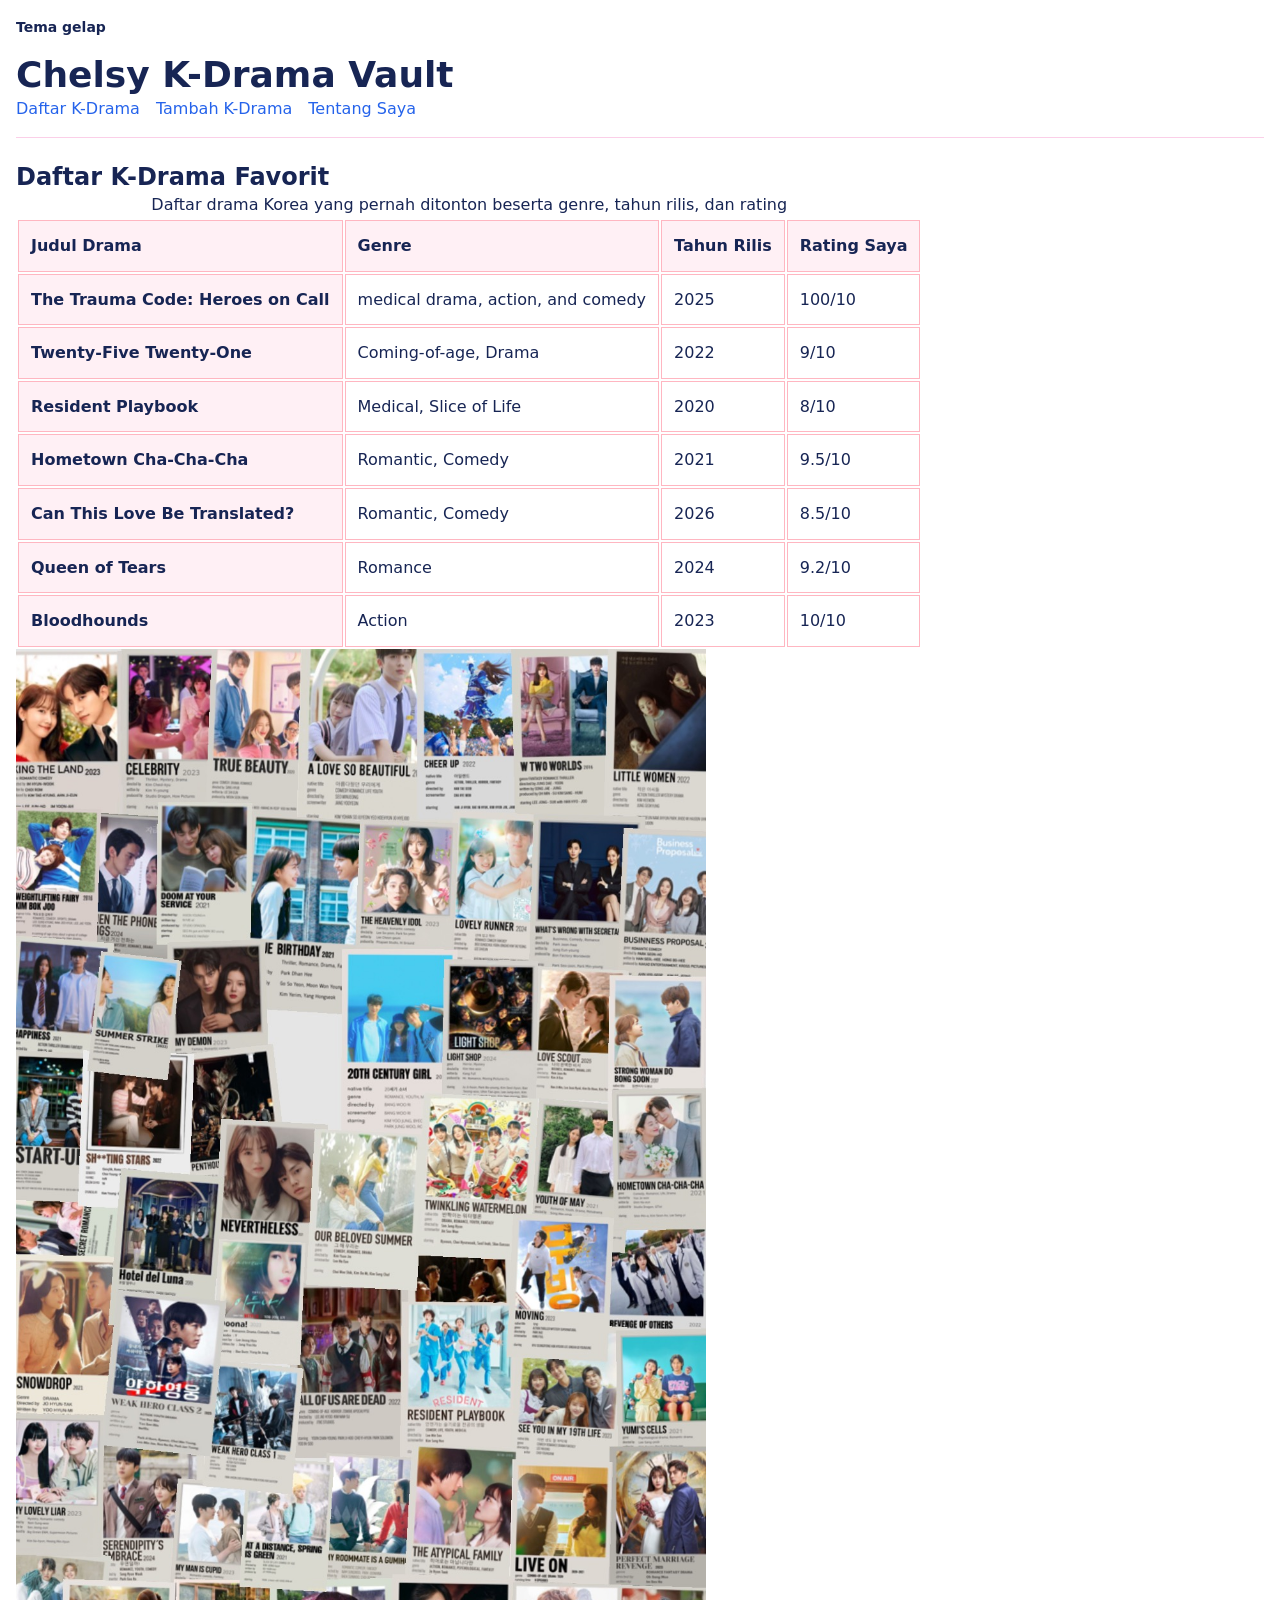
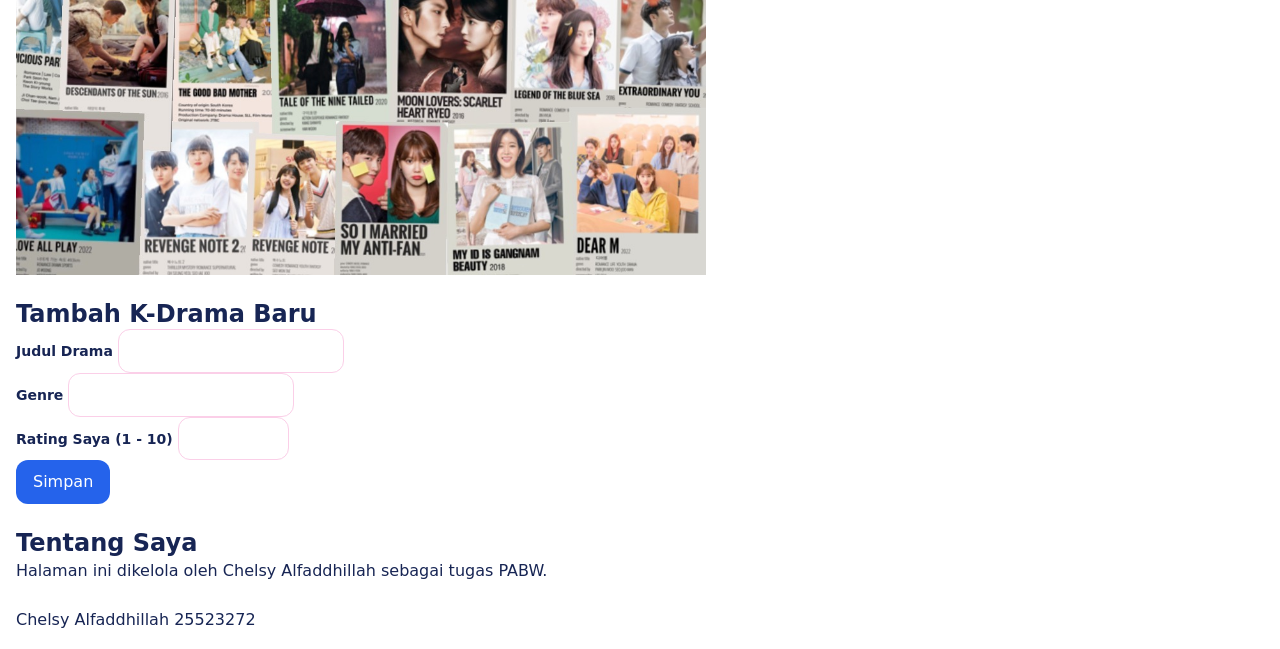
<file:  worksheet p-8/profil.html>
<!DOCTYPE html>
<html lang="id">
<head>
    <meta charset="utf-8">
    <meta name="viewport" content="width=device-width, initial-scale=1.0">
    <title>Chelsy K-Drama Vault</title>
    
    <!-- Urutan CSS ini sudah benar -->
    <link rel="stylesheet" href="tokens.css">
    <link rel="stylesheet" href="base.css">
    <link rel="stylesheet" href="layout.css">
    <link rel="stylesheet" href="komponen.css">
    <link rel="stylesheet" href="tema.css">
</head>
<body>
    
    <!-- Pembungkus utama Worksheet P5 dimulai di sini -->
    <div class="page">
        
        <!-- Tombol Tema -->
        <input type="checkbox" id="tema" class="pengalih-tema">
        <label for="tema" class="tombol-tema">Tema gelap</label>

        <!-- TODO C.1: header dan nav -->
        <header>
            <h1>Chelsy K-Drama Vault</h1>
            <nav aria-label="Navigasi utama">
                <ul>
                    <li><a href="#daftar-kdrama">Daftar K-Drama</a></li>
                    <li><a href="#tambah-kdrama">Tambah K-Drama</a></li>
                    <li><a href="#tentang-saya">Tentang Saya</a></li>
                </ul>
            </nav>
        </header>

        <!-- TODO C.2: main pembungkus utama -->
        <main>
            <!-- TODO D.1: section pertama berisi tabel data & gambar -->
            <section id="daftar-kdrama">
                <h2>Daftar K-Drama Favorit</h2>
                
                <table>
                    <div class="table-wrap">
                    <caption>Daftar drama Korea yang pernah ditonton beserta genre, tahun rilis, dan rating</caption>
                    <thead>
                        <tr>
                            <th scope="col">Judul Drama</th>
                            <th scope="col">Genre</th>
                            <th scope="col">Tahun Rilis</th>
                            <th scope="col">Rating Saya</th>
                        </tr>
                    </thead>
                    <tbody>
                        <tr>
                            <th scope="row">The Trauma Code: Heroes on Call</th>
                            <td>medical drama, action, and comedy</td>
                            <td>2025</td>
                            <td>100/10</td>
                        </tr>
                        <tr>
                            <th scope="row">Twenty-Five Twenty-One</th>
                            <td>Coming-of-age, Drama</td>
                            <td>2022</td>
                            <td>9/10</td>
                        </tr>
                        <tr>
                            <th scope="row">Resident Playbook</th>
                            <td>Medical, Slice of Life</td>
                            <td>2020</td>
                            <td>8/10</td>
                        </tr>
                        <tr>
                            <th scope="row">Hometown Cha-Cha-Cha</th>
                            <td>Romantic, Comedy</td>
                            <td>2021</td>
                            <td>9.5/10</td>
                        </tr>
                        <tr>
                            <th scope="row">Can This Love Be Translated?</th>
                            <td>Romantic, Comedy</td>
                            <td>2026</td>
                            <td>8.5/10</td>
                        </tr>
                        <tr>
                            <th scope="row">Queen of Tears</th>
                            <td>Romance</td>
                            <td>2024</td>
                            <td>9.2/10</td>
                        </tr>
                        <tr>
                            <th scope="row">Bloodhounds</th>
                            <td>Action</td>
                            <td>2023</td>
                            <td>10/10</td>
                        </tr>
                    </tbody>
                </table>

                <figure>
                    <img src="IMG_2957.JPG" alt="Poster gabungan beberapa drama Korea favorit pilihan Chelsy" width="690" height="400" loading="lazy">
                </figure>
            </section>

            <!-- TODO E.1: section kedua berisi form -->
            <section id="tambah-kdrama">
                <h2>Tambah K-Drama Baru</h2>
                
                <form action="/simpan" method="post">
                    <p>
                        <label for="judul-drama">Judul Drama</label>
                        <input type="text" id="judul-drama" name="judul-drama" required>
                    </p>
                    <p>
                        <label for="genre-drama">Genre</label>
                        <input type="text" id="genre-drama" name="genre-drama" required>
                    </p>
                    <p>
                        <label for="rating-drama">Rating Saya (1 - 10)</label>
                        <input type="number" id="rating-drama" name="rating-drama" min="1" max="10" step="0.5" required>
                    </p>
                    <button type="submit">Simpan</button>
                </form>
            </section>
            
            <section id="tentang-saya">
                <h2>Tentang Saya</h2>
                <p>Halaman ini dikelola oleh Chelsy Alfaddhillah sebagai tugas PABW.</p>
            </section>
        </main>

        <!-- TODO C.3: footer -->
        <footer>
            <p>Chelsy Alfaddhillah 25523272</p>
        </footer>

    </div> 
<meta name="viewport" content="width=device-width, initial-scale=1.0">

<link rel="stylesheet" href="tokens.css">
<link rel="stylesheet" href="base.css">
<link rel="stylesheet" href="layout.css">
<link rel="stylesheet" href="komponen.css">
<link rel="stylesheet" href="tema.css">
<link rel="stylesheet" href="responsif.css">

</div>
    <script type="module" src="js/app.js"></script>
</body>
</html>
</file>
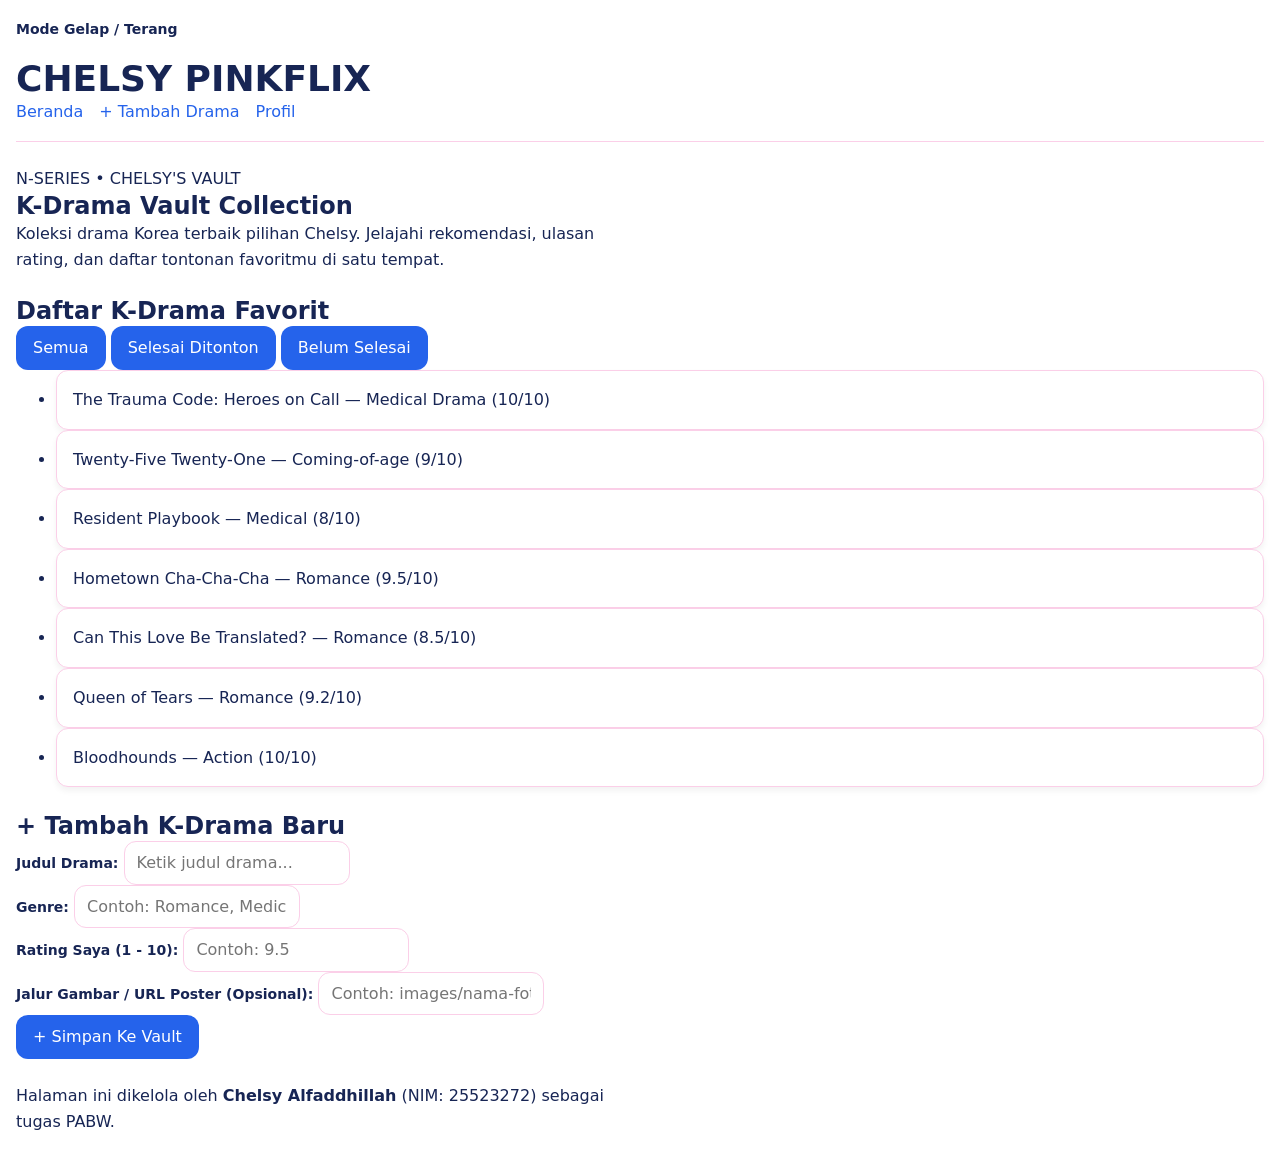
<file:  worksheet p-9/profil.html>
<!DOCTYPE html>
<html lang="id">
<head>
  <meta charset="UTF-8">
  <meta name="viewport" content="width=device-width, initial-scale=1.0">
  <title>Chelsy K-Drama Vault — Pinkflix</title>
  <link rel="stylesheet" href="tokens.css">
  <link rel="stylesheet" href="base.css">
  <link rel="stylesheet" href="layout.css">
  <link rel="stylesheet" href="komponen.css">
  <link rel="stylesheet" href="tema.css">
</head>
<body class="pink-theme">
  <div class="page">

    <!-- TOMBOL PENGALIH TEMA GELAP/TERANG -->
    <div class="pembungkus-tema">
      <input type="checkbox" id="tema" class="pengalih-tema">
      <label for="tema" class="tombol-tema">Mode Gelap / Terang</label>
    </div>
    
    <!-- HEADER NAVBAR -->
    <header class="header-vault">
      <h1 class="logo-title">CHELSY <span>PINKFLIX</span></h1>
      <nav aria-label="Navigasi utama">
        <ul>
          <li><a href="#koleksi-drama">Beranda</a></li>
          <li><a href="#tambah-drama">+ Tambah Drama</a></li>
          <li><a href="#tentang-saya">Profil</a></li>
        </ul>
      </nav>
    </header>

    <main>
      <!-- HERO BANNER VISUAL -->
      <section class="hero-banner">
        <div class="hero-content">
          <span class="hero-badge">N-SERIES • CHELSY'S VAULT</span>
          <h2>K-Drama Vault Collection</h2>
          <p>Koleksi drama Korea terbaik pilihan Chelsy. Jelajahi rekomendasi, ulasan rating, dan daftar tontonan favoritmu di satu tempat.</p>
        </div>
      </section>

      <!-- LEMBAR B & C: DAFTAR K-DRAMA & FILTER -->
      <section id="koleksi-drama" class="bagian-p9">
        <div class="section-top">
          <h2>Daftar K-Drama Favorit</h2>

          <!-- Baris Tombol Filter (Lembar C - Event Delegation) -->
          <div id="baris-filter" class="baris-filter">
            <button class="filter aktif" data-kategori="semua">Semua</button>
            <button class="filter" data-kategori="selesai">Selesai Ditonton</button>
            <button class="filter" data-kategori="belum">Belum Selesai</button>
          </div>
        </div>

        <!-- Pesan Kosong (Lembar D) -->
        <p id="pesan-kosong" class="pesan-kosong" hidden>Belum ada K-Drama di kategori ini.</p>
        
        <!-- Grid Kartu Poster (Lembar B) -->
        <ul id="daftar-proyek" class="daftar-drama"></ul>
      </section>

      <!-- LEMBAR D: FORM TAMBAH DRAMA -->
      <section id="tambah-drama" class="bagian-p9">
        <h2>+ Tambah K-Drama Baru</h2>
        
        <form id="form-tambah" class="form-vault">
          <div class="kolom-form">
            <label for="input-judul">Judul Drama:</label>
            <input type="text" id="input-judul" name="judul" placeholder="Ketik judul drama...">
            <span id="galat-judul" class="pesan-galat" hidden>Judul tidak boleh kosong atau hanya spasi.</span>
          </div>

          <div class="form-grid-2">
            <div class="kolom-form">
              <label for="input-genre">Genre:</label>
              <input type="text" id="input-genre" name="genre" placeholder="Contoh: Romance, Medical">
            </div>

            <div class="kolom-form">
              <label for="input-rating">Rating Saya (1 - 10):</label>
              <input type="text" id="input-rating" name="rating" placeholder="Contoh: 9.5">
            </div>
          </div>

          <div class="kolom-form">
            <label for="input-gambar">Jalur Gambar / URL Poster (Opsional):</label>
            <input type="text" id="input-gambar" name="gambar" placeholder="Contoh: images/nama-foto.jpeg">
          </div>

          <button type="submit" id="tombol-kirim" class="btn-pink" disabled>+ Simpan Ke Vault</button>
        </form>
      </section>

      <!-- TENTANG SAYA -->
      <section id="tentang-saya" class="bagian-p9 footer-section">
        <p>Halaman ini dikelola oleh <strong>Chelsy Alfaddhillah</strong> (NIM: 25523272) sebagai tugas PABW.</p>
      </section>
    </main>

    <!-- SAMBUNGAN JAVASCRIPT P9 -->
    <script type="module" src="js/app.js"></script>
    <script type="module" src="js/dom.js"></script>
  </div>
</body>
</html>
</file>
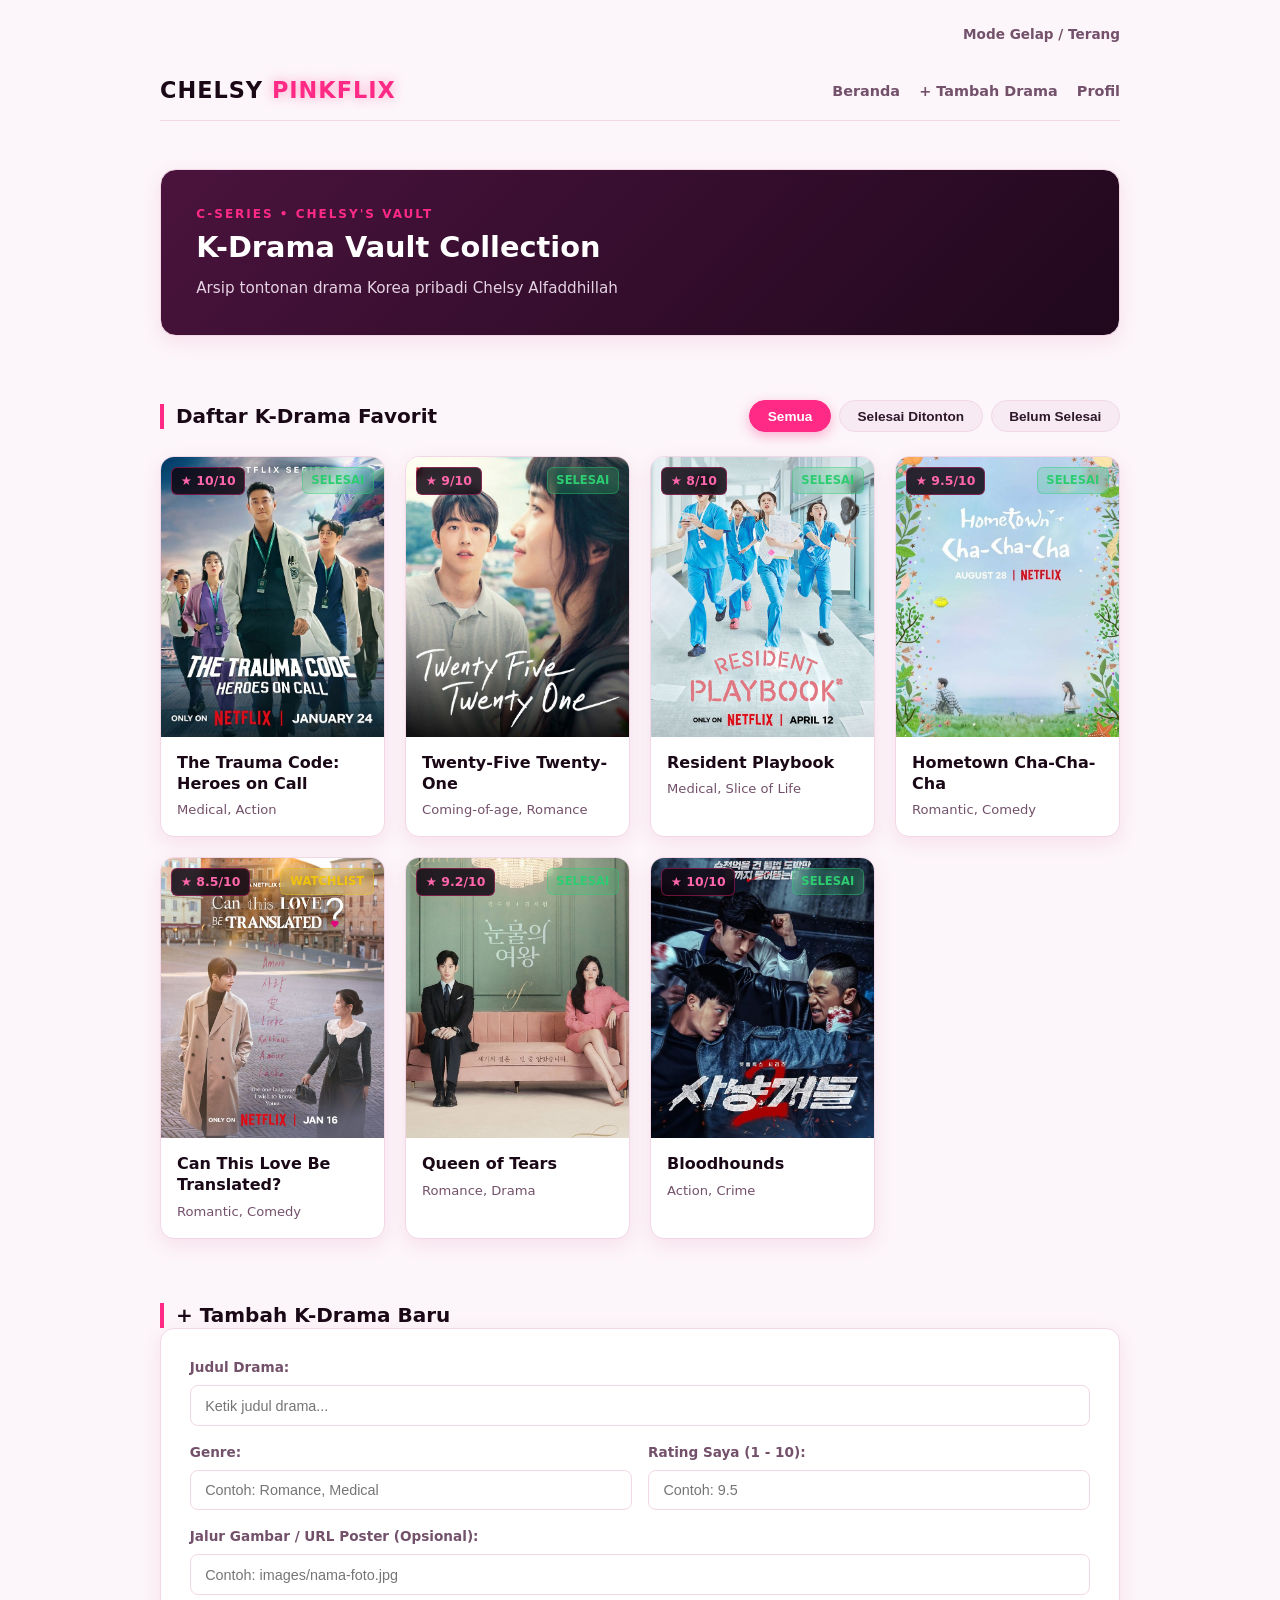
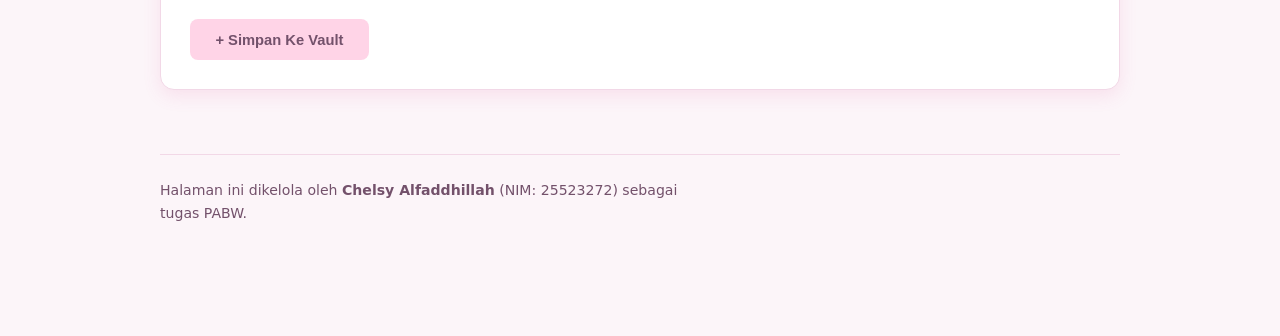
<file: coba coba/profil.html>
<!DOCTYPE html>
<html lang="id">
<head>
  <meta charset="UTF-8">
  <meta name="viewport" content="width=device-width, initial-scale=1.0">
  <title>Chelsy's K-Drama Vault</title>
  <link rel="stylesheet" href="tokens.css">
  <link rel="stylesheet" href="base.css">
  <link rel="stylesheet" href="layout.css">
  <link rel="stylesheet" href="komponen.css">
  <link rel="stylesheet" href="tema.css">
</head>
<body class="pink-theme">
  <div class="page">

    <!-- TOMBOL PENGALIH TEMA GELAP/TERANG -->
    <div class="pembungkus-tema">
      <input type="checkbox" id="tema" class="pengalih-tema">
      <label for="tema" class="tombol-tema">Mode Gelap / Terang</label>
    </div>
    
    <!-- HEADER NAVBAR -->
    <header class="header-vault">
      <h1 class="logo-title">CHELSY <span>PINKFLIX</span></h1>
      <nav aria-label="Navigasi utama">
        <ul>
          <li><a href="#koleksi-drama">Beranda</a></li>
          <li><a href="#tambah-drama">+ Tambah Drama</a></li>
          <li><a href="#tentang-saya">Profil</a></li>
        </ul>
      </nav>
    </header>

    <main>
      <!-- HERO BANNER -->
      <section class="hero-banner">
        <div class="hero-content">
          <span class="hero-badge">C-SERIES • CHELSY'S VAULT</span>
          <h2>K-Drama Vault Collection</h2>
          <p>Arsip tontonan drama Korea pribadi Chelsy Alfaddhillah </p>
        </div>
      </section>

      <!-- DAFTAR K-DRAMA & FILTER -->
      <section id="koleksi-drama" class="bagian-p9">
        <div class="section-top">
          <h2>Daftar K-Drama Favorit</h2>

          <div id="baris-filter" class="baris-filter">
            <button class="filter aktif" data-kategori="semua">Semua</button>
            <button class="filter" data-kategori="selesai">Selesai Ditonton</button>
            <button class="filter" data-kategori="belum">Belum Selesai</button>
          </div>
        </div>

        <!-- ELEMEN KEADAAN ANTARMUKA (MEMUAT & KOSONG/GAGAL) -->
        <p id="muat" class="pesan-kosong" hidden>Memuat data K-Drama...</p>
        <p id="pesan-kosong" class="pesan-kosong" hidden>Belum ada data K-Drama.</p>
        
        <!-- Grid Kartu Poster -->
        <ul id="daftar-proyek" class="daftar-drama"></ul>
      </section>

      <!-- FORM TAMBAH DRAMA -->
      <section id="tambah-drama" class="bagian-p9">
        <h2>+ Tambah K-Drama Baru</h2>
        
        <form id="form-tambah" class="form-vault">
          <div class="kolom-form">
            <label for="input-judul">Judul Drama:</label>
            <input type="text" id="input-judul" name="judul" placeholder="Ketik judul drama...">
            <span id="galat-judul" class="pesan-galat" hidden>Judul tidak boleh kosong atau hanya spasi.</span>
          </div>

          <div class="form-grid-2">
            <div class="kolom-form">
              <label for="input-genre">Genre:</label>
              <input type="text" id="input-genre" name="genre" placeholder="Contoh: Romance, Medical">
            </div>

            <div class="kolom-form">
              <label for="input-rating">Rating Saya (1 - 10):</label>
              <input type="text" id="input-rating" name="rating" placeholder="Contoh: 9.5">
            </div>
          </div>

          <div class="kolom-form">
            <label for="input-gambar">Jalur Gambar / URL Poster (Opsional):</label>
            <input type="text" id="input-gambar" name="gambar" placeholder="Contoh: images/nama-foto.jpg">
          </div>

          <button type="submit" id="tombol-kirim" class="btn-pink" disabled>+ Simpan Ke Vault</button>
        </form>
      </section>

      <!-- TENTANG SAYA -->
      <section id="tentang-saya" class="bagian-p9 footer-section">
        <p>Halaman ini dikelola oleh <strong>Chelsy Alfaddhillah</strong> (NIM: 25523272) sebagai tugas PABW.</p>
      </section>
    </main>

    <!-- HANYA SATU BARIS SCRIPT Sesuai Aturan P10 -->
    <script type="module" src="js/app.js"></script>
  </div>
</body>
</html>
</file>
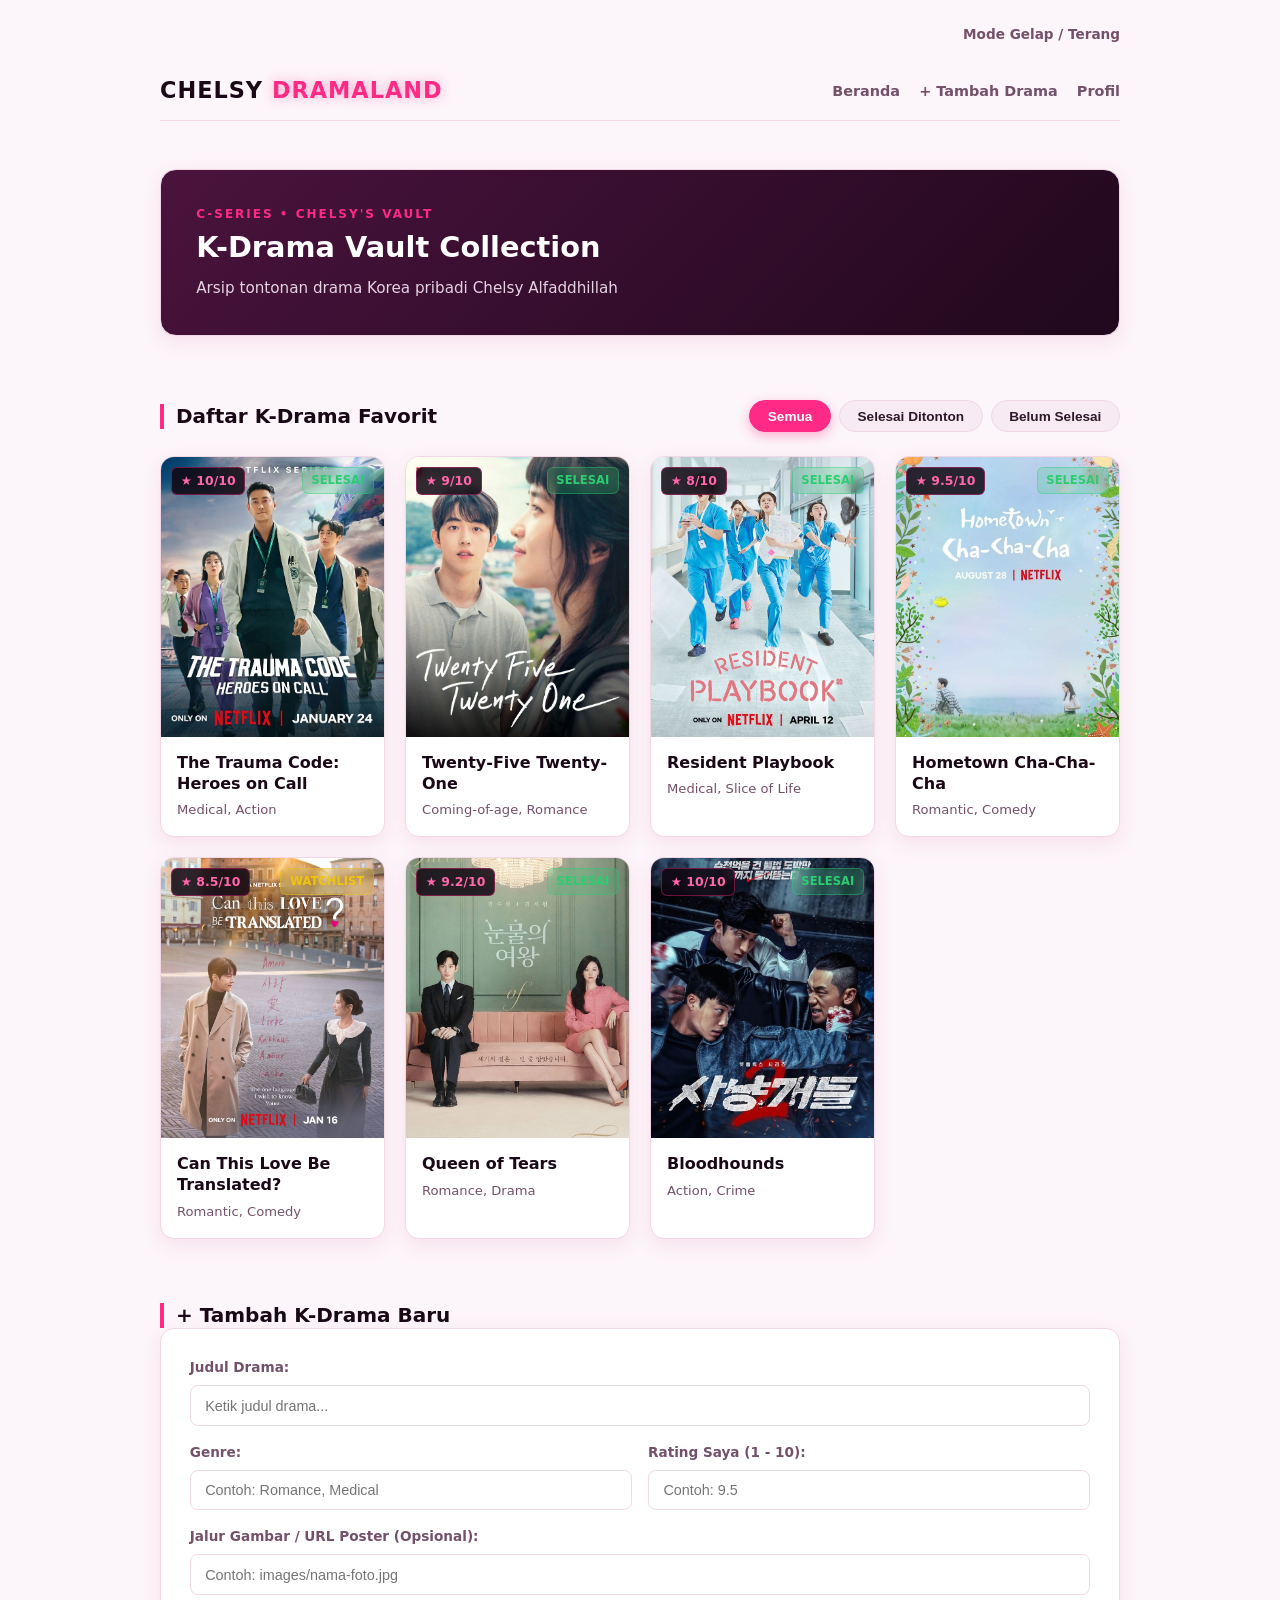
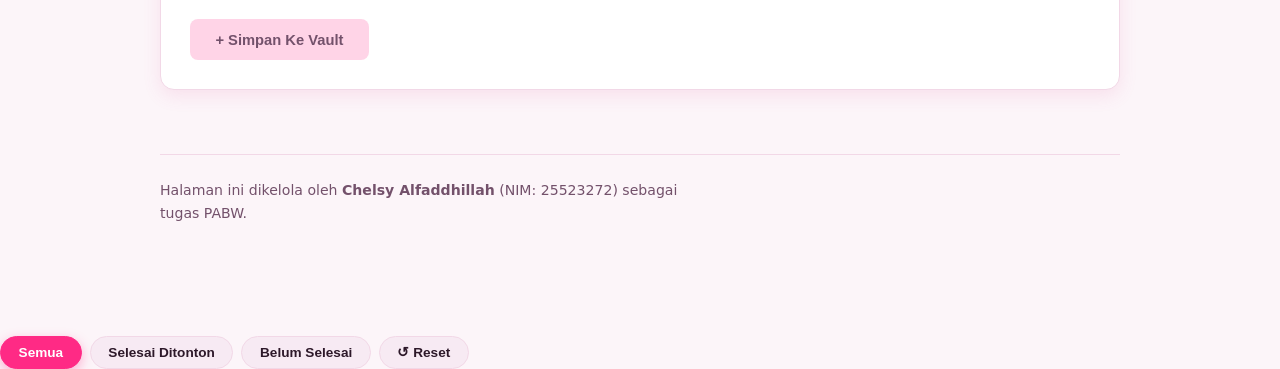
<file: worksheet p-11/profil.html>
<!DOCTYPE html>
<html lang="id">
<head>
  <meta charset="UTF-8">
  <meta name="viewport" content="width=device-width, initial-scale=1.0">
  <title>Chelsy's K-Drama Vault</title>
  <link rel="stylesheet" href="tokens.css">
  <link rel="stylesheet" href="base.css">
  <link rel="stylesheet" href="layout.css">
  <link rel="stylesheet" href="komponen.css">
  <link rel="stylesheet" href="tema.css">
</head>
<body class="pink-theme">
  <div class="page">

    <div class="pembungkus-tema">
      <input type="checkbox" id="tema" class="pengalih-tema">
      <label for="tema" class="tombol-tema">Mode Gelap / Terang</label>
    </div>

    <header class="header-vault">
      <h1 class="logo-title">CHELSY <span>DRAMALAND</span></h1>
      <nav aria-label="Navigasi utama">
        <ul>
          <li><a href="#koleksi-drama">Beranda</a></li>
          <li><a href="#tambah-drama">+ Tambah Drama</a></li>
          <li><a href="#tentang-saya">Profil</a></li>
        </ul>
      </nav>
    </header>

    <main>
      <!-- HERO BANNER -->
      <section class="hero-banner">
        <div class="hero-content">
          <span class="hero-badge">C-SERIES • CHELSY'S VAULT</span>
          <h2>K-Drama Vault Collection</h2>
          <p>Arsip tontonan drama Korea pribadi Chelsy Alfaddhillah </p>
        </div>
      </section>

      <!-- DAFTAR K-DRAMA & FILTER -->
      <section id="koleksi-drama" class="bagian-p9">
        <div class="section-top">
          <h2>Daftar K-Drama Favorit</h2>

          <div id="baris-filter" class="baris-filter">
            <button class="filter aktif" data-kategori="semua">Semua</button>
            <button class="filter" data-kategori="selesai">Selesai Ditonton</button>
            <button class="filter" data-kategori="belum">Belum Selesai</button>
          </div>
        </div>

        <!-- ELEMEN KEADAAN ANTARMUKA (MEMUAT & KOSONG/GAGAL) -->
        <p id="muat" class="pesan-kosong" hidden>Memuat data K-Drama...</p>
        <p id="pesan-kosong" class="pesan-kosong" hidden>Belum ada data K-Drama.</p>
        
        <!-- Grid Kartu Poster -->
        <ul id="daftar-proyek" class="daftar-drama"></ul>
      </section>

      <!-- FORM TAMBAH DRAMA -->
      <section id="tambah-drama" class="bagian-p9">
        <h2>+ Tambah K-Drama Baru</h2>
        
        <form id="form-tambah" class="form-vault">
          <div class="kolom-form">
            <label for="input-judul">Judul Drama:</label>
            <input type="text" id="input-judul" name="judul" placeholder="Ketik judul drama...">
            <span id="galat-judul" class="pesan-galat" hidden>Judul tidak boleh kosong atau hanya spasi.</span>
          </div>

          <div class="form-grid-2">
            <div class="kolom-form">
              <label for="input-genre">Genre:</label>
              <input type="text" id="input-genre" name="genre" placeholder="Contoh: Romance, Medical">
            </div>

            <div class="kolom-form">
              <label for="input-rating">Rating Saya (1 - 10):</label>
              <input type="text" id="input-rating" name="rating" placeholder="Contoh: 9.5">
            </div>
          </div>

          <div class="kolom-form">
            <label for="input-gambar">Jalur Gambar / URL Poster (Opsional):</label>
            <input type="text" id="input-gambar" name="gambar" placeholder="Contoh: images/nama-foto.jpg">
          </div>

          <button type="submit" id="tombol-kirim" class="btn-pink" disabled>+ Simpan Ke Vault</button>
        </form>
      </section>

      <!-- TENTANG SAYA -->
      <section id="tentang-saya" class="bagian-p9 footer-section">
        <p>Halaman ini dikelola oleh <strong>Chelsy Alfaddhillah</strong> (NIM: 25523272) sebagai tugas PABW.</p>
      </section>
    </main>

    <!-- HANYA SATU BARIS SCRIPT Sesuai Aturan P10 -->
    <script type="module" src="js/app.js"></script>
  </div>

  <!-- Di bagian baris-filter -->
<div id="baris-filter" class="baris-filter">
  <button class="filter aktif" data-kategori="semua">Semua</button>
  <button class="filter" data-kategori="selesai">Selesai Ditonton</button>
  <button class="filter" data-kategori="belum">Belum Selesai</button>
  <button id="btn-atur-ulang" class="filter btn-reset" title="Atur Ulang Pilihan">↺ Reset</button>
</div>
</body>
</html>
</file>
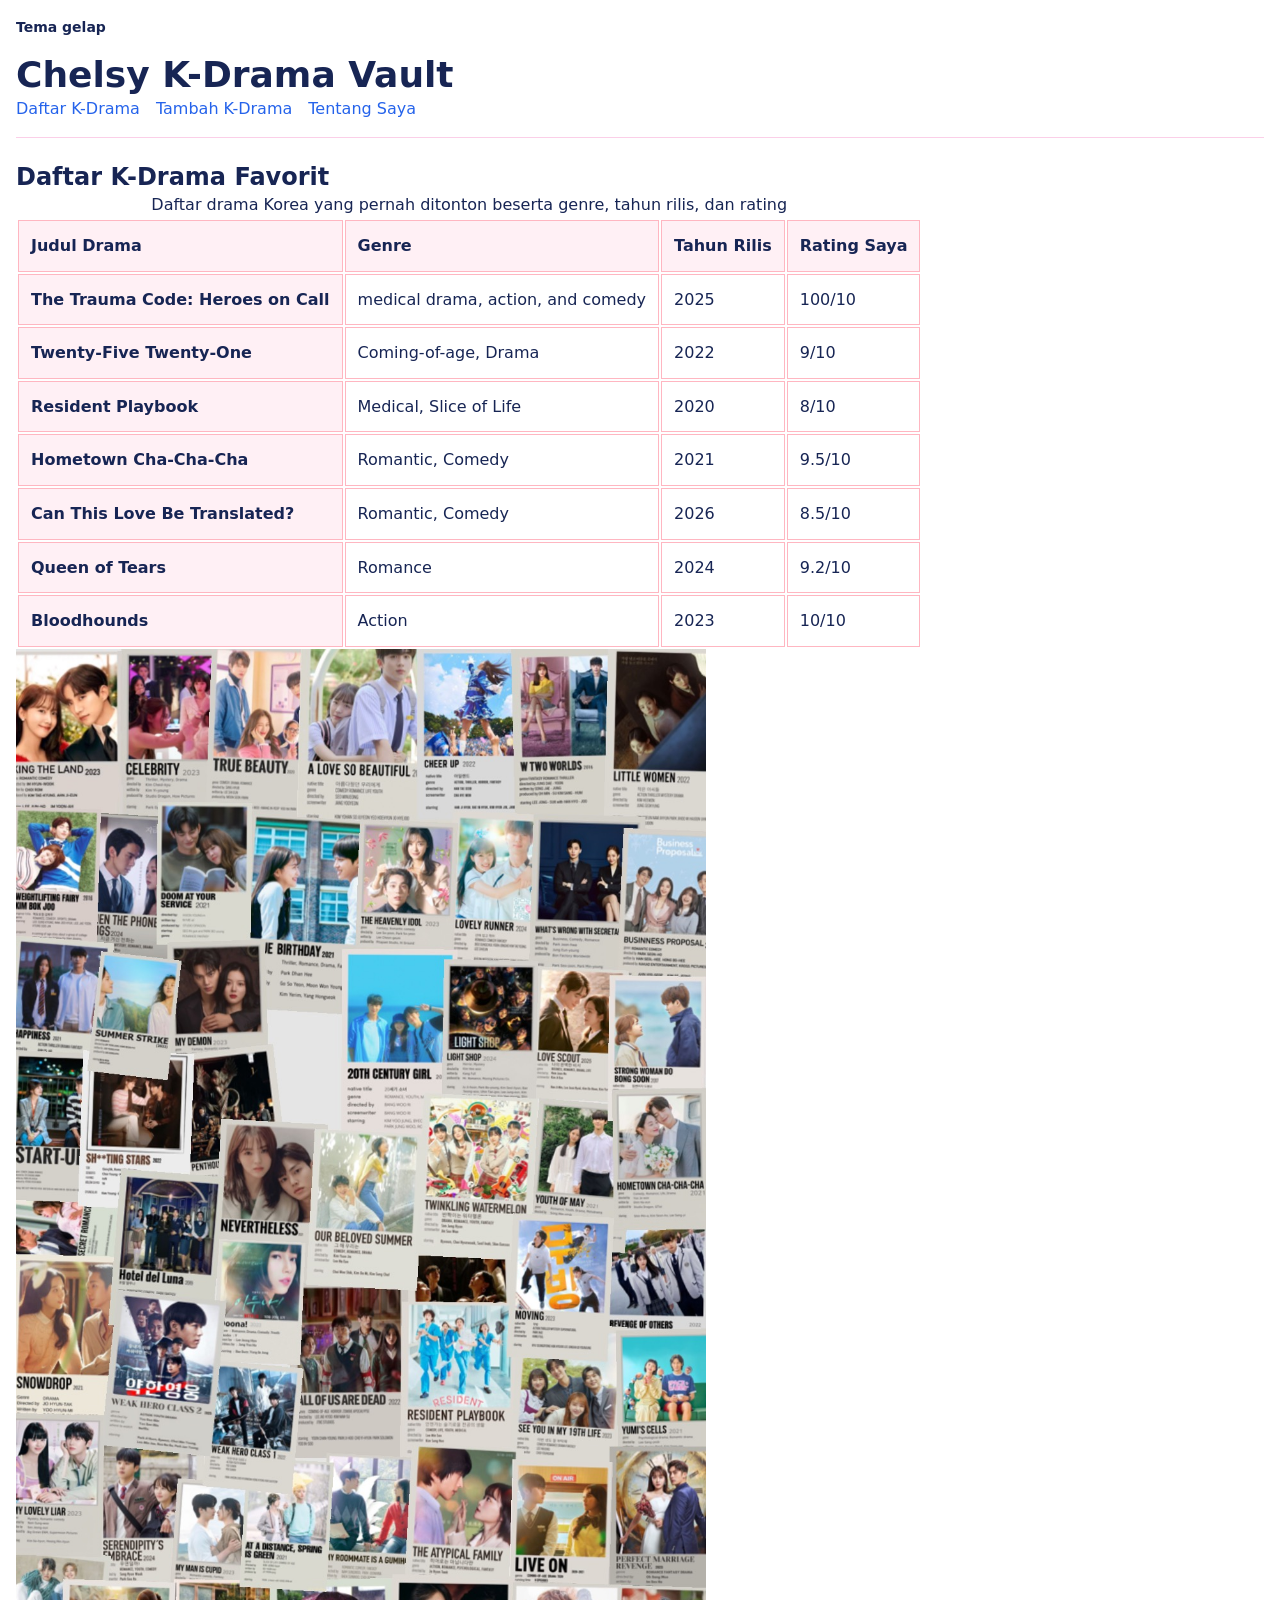
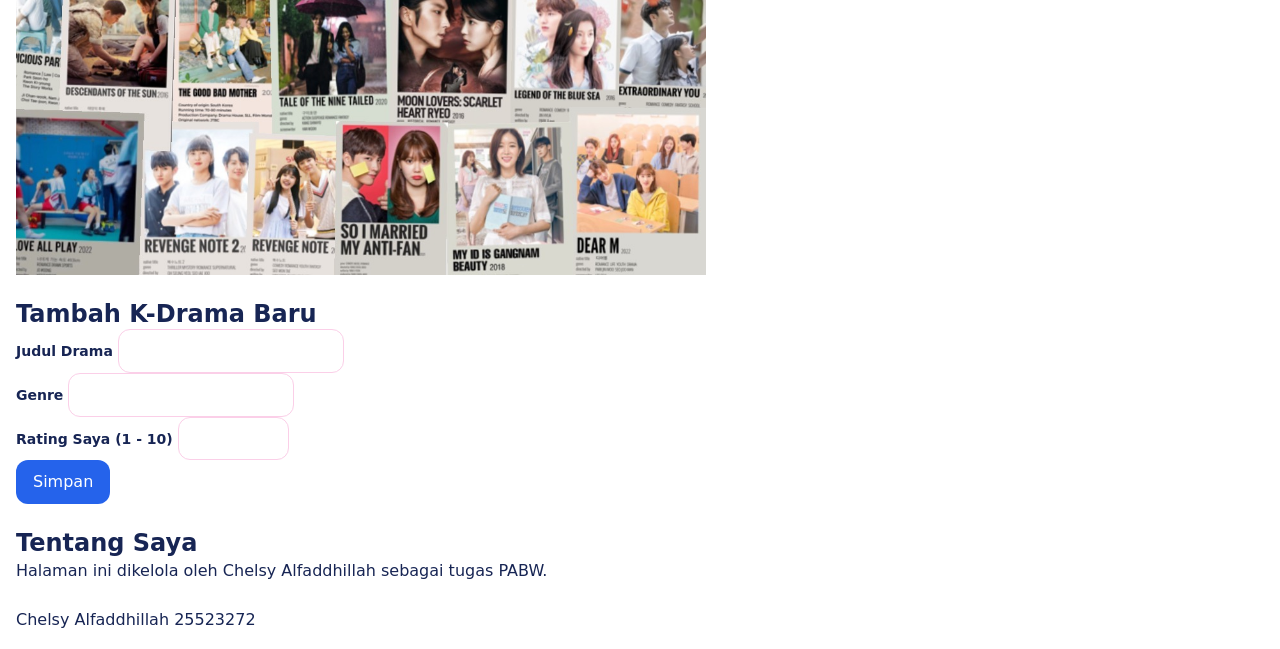
<file: worksheet p-5/profil.html>
<!DOCTYPE html>
<html lang="id">
<head>
    <meta charset="utf-8">
    <meta name="viewport" content="width=device-width, initial-scale=1.0">
    <title>Chelsy K-Drama Vault</title>
    
    <!-- Urutan CSS ini sudah benar -->
    <link rel="stylesheet" href="tokens.css">
    <link rel="stylesheet" href="base.css">
    <link rel="stylesheet" href="layout.css">
    <link rel="stylesheet" href="komponen.css">
    <link rel="stylesheet" href="tema.css">
</head>
<body>
    
    <!-- Pembungkus utama Worksheet P5 dimulai di sini -->
    <div class="page">
        
        <!-- Tombol Tema -->
        <input type="checkbox" id="tema" class="pengalih-tema">
        <label for="tema" class="tombol-tema">Tema gelap</label>

        <!-- TODO C.1: header dan nav -->
        <header>
            <h1>Chelsy K-Drama Vault</h1>
            <nav aria-label="Navigasi utama">
                <ul>
                    <li><a href="#daftar-kdrama">Daftar K-Drama</a></li>
                    <li><a href="#tambah-kdrama">Tambah K-Drama</a></li>
                    <li><a href="#tentang-saya">Tentang Saya</a></li>
                </ul>
            </nav>
        </header>

        <!-- TODO C.2: main pembungkus utama -->
        <main>
            <!-- TODO D.1: section pertama berisi tabel data & gambar -->
            <section id="daftar-kdrama">
                <h2>Daftar K-Drama Favorit</h2>
                
                <table>
                    <caption>Daftar drama Korea yang pernah ditonton beserta genre, tahun rilis, dan rating</caption>
                    <thead>
                        <tr>
                            <th scope="col">Judul Drama</th>
                            <th scope="col">Genre</th>
                            <th scope="col">Tahun Rilis</th>
                            <th scope="col">Rating Saya</th>
                        </tr>
                    </thead>
                    <tbody>
                        <tr>
                            <th scope="row">The Trauma Code: Heroes on Call</th>
                            <td>medical drama, action, and comedy</td>
                            <td>2025</td>
                            <td>100/10</td>
                        </tr>
                        <tr>
                            <th scope="row">Twenty-Five Twenty-One</th>
                            <td>Coming-of-age, Drama</td>
                            <td>2022</td>
                            <td>9/10</td>
                        </tr>
                        <tr>
                            <th scope="row">Resident Playbook</th>
                            <td>Medical, Slice of Life</td>
                            <td>2020</td>
                            <td>8/10</td>
                        </tr>
                        <tr>
                            <th scope="row">Hometown Cha-Cha-Cha</th>
                            <td>Romantic, Comedy</td>
                            <td>2021</td>
                            <td>9.5/10</td>
                        </tr>
                        <tr>
                            <th scope="row">Can This Love Be Translated?</th>
                            <td>Romantic, Comedy</td>
                            <td>2026</td>
                            <td>8.5/10</td>
                        </tr>
                        <tr>
                            <th scope="row">Queen of Tears</th>
                            <td>Romance</td>
                            <td>2024</td>
                            <td>9.2/10</td>
                        </tr>
                        <tr>
                            <th scope="row">Bloodhounds</th>
                            <td>Action</td>
                            <td>2023</td>
                            <td>10/10</td>
                        </tr>
                    </tbody>
                </table>

                <figure>
                    <img src="IMG_2957.JPG" alt="Poster gabungan beberapa drama Korea favorit pilihan Chelsy" width="690" height="400" loading="lazy">
                </figure>
            </section>

            <!-- TODO E.1: section kedua berisi form -->
            <section id="tambah-kdrama">
                <h2>Tambah K-Drama Baru</h2>
                
                <form action="/simpan" method="post">
                    <p>
                        <label for="judul-drama">Judul Drama</label>
                        <input type="text" id="judul-drama" name="judul-drama" required>
                    </p>
                    <p>
                        <label for="genre-drama">Genre</label>
                        <input type="text" id="genre-drama" name="genre-drama" required>
                    </p>
                    <p>
                        <label for="rating-drama">Rating Saya (1 - 10)</label>
                        <input type="number" id="rating-drama" name="rating-drama" min="1" max="10" step="0.5" required>
                    </p>
                    <button type="submit">Simpan</button>
                </form>
            </section>
            
            <section id="tentang-saya">
                <h2>Tentang Saya</h2>
                <p>Halaman ini dikelola oleh Chelsy Alfaddhillah sebagai tugas PABW.</p>
            </section>
        </main>

        <!-- TODO C.3: footer -->
        <footer>
            <p>Chelsy Alfaddhillah 25523272</p>
        </footer>

    </div> <!-- Ini penutup .page -->

</body>
</html>
</file>
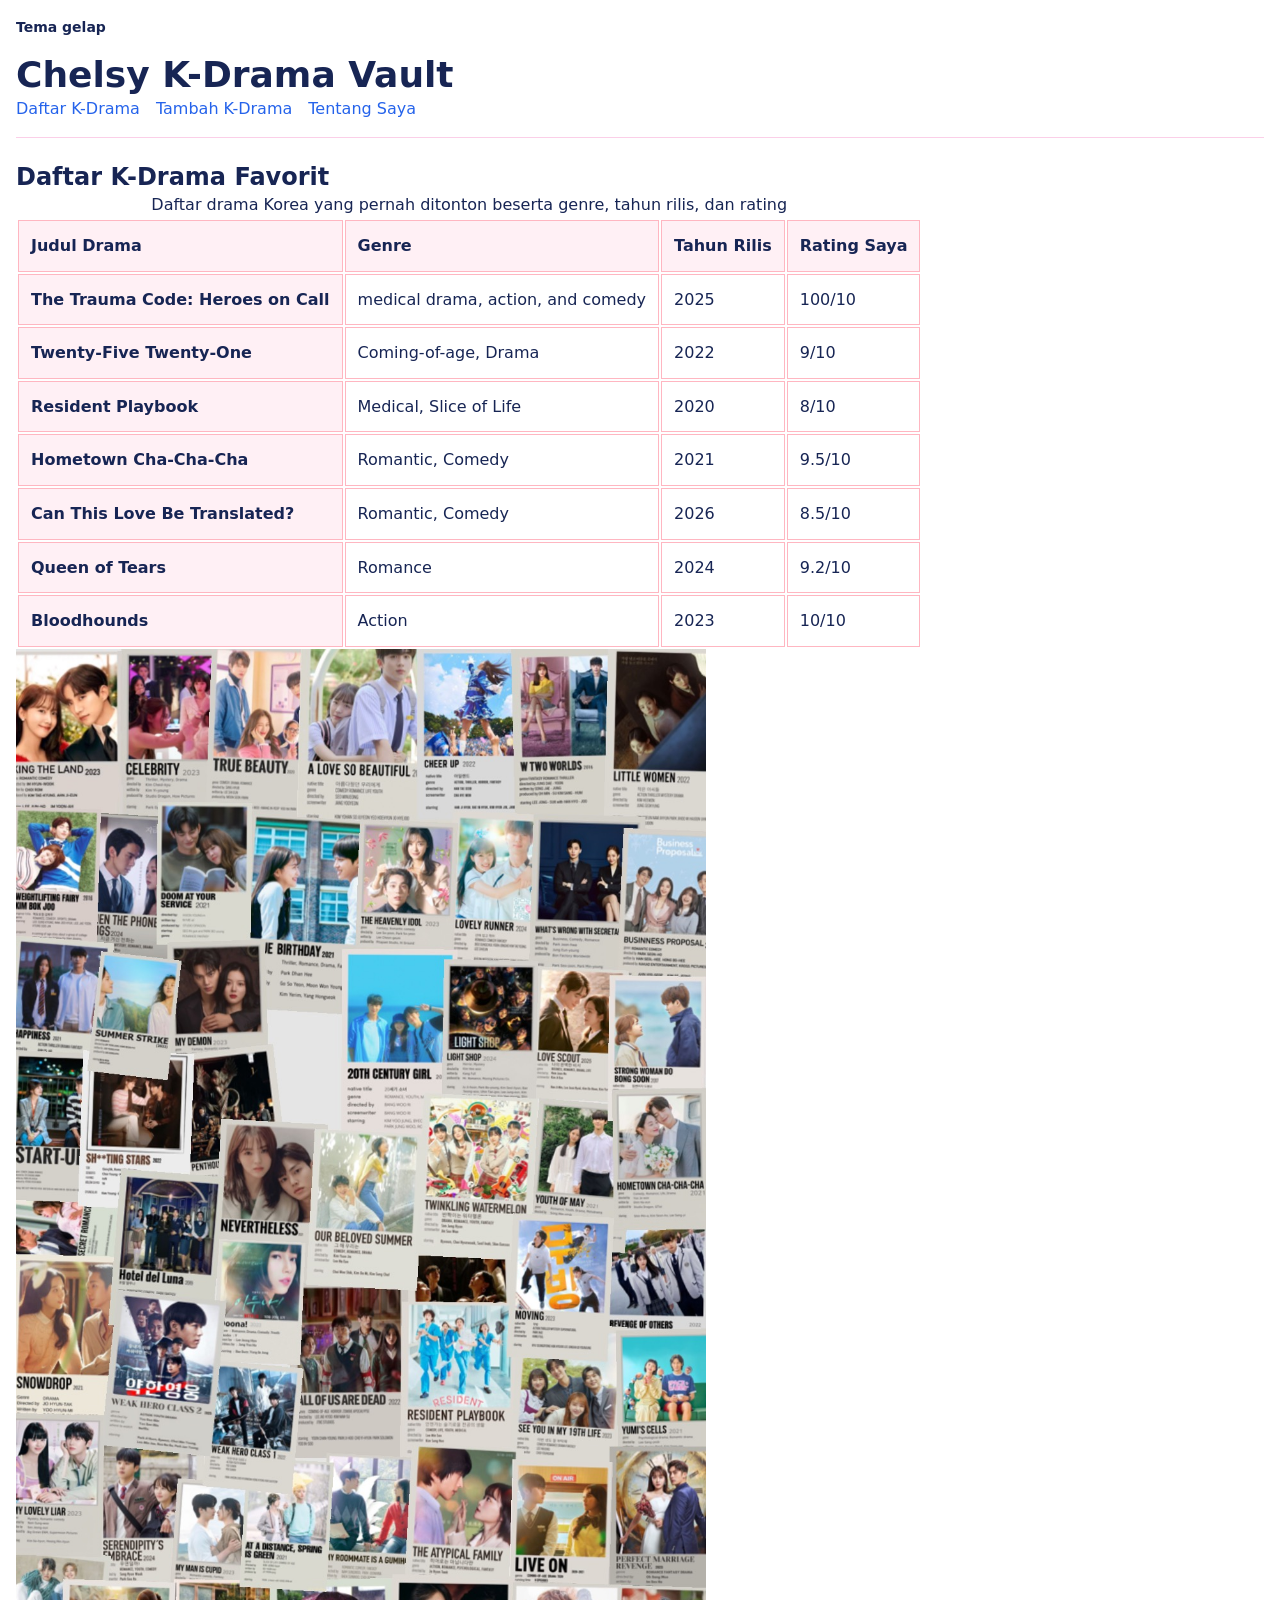
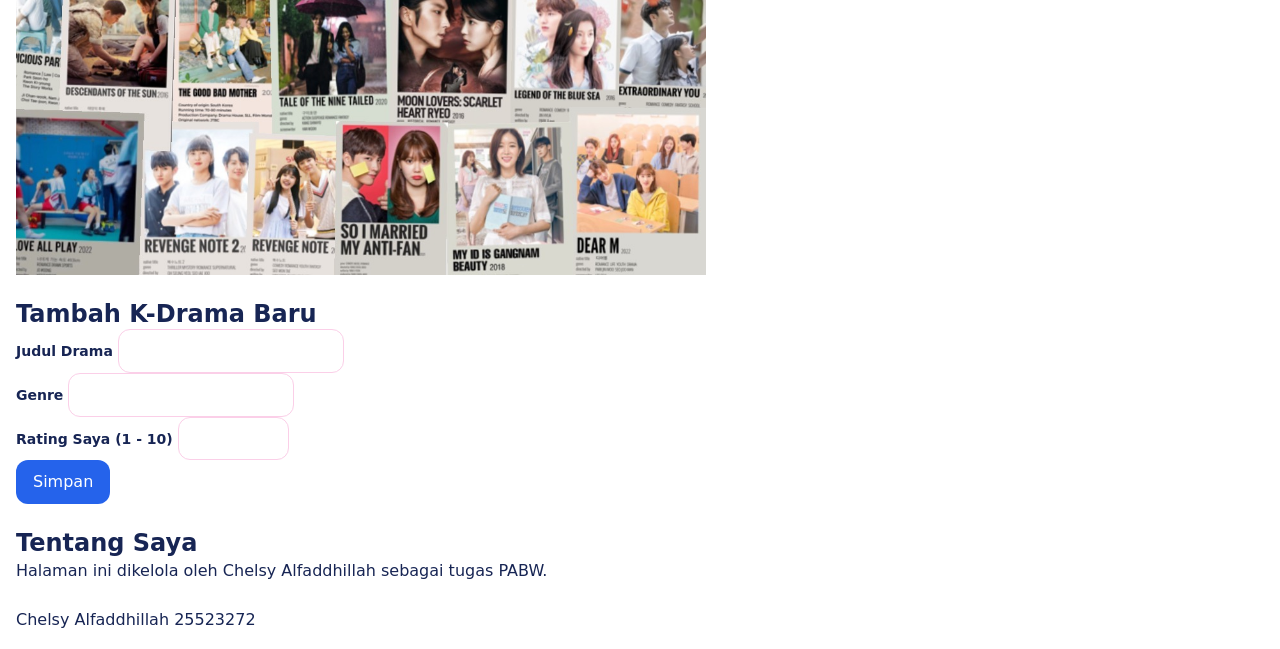
<file: worksheet p-6/profil.html>
<!DOCTYPE html>
<html lang="id">
<head>
    <meta charset="utf-8">
    <meta name="viewport" content="width=device-width, initial-scale=1.0">
    <title>Chelsy K-Drama Vault</title>
    
    <!-- Urutan CSS ini sudah benar -->
    <link rel="stylesheet" href="tokens.css">
    <link rel="stylesheet" href="base.css">
    <link rel="stylesheet" href="layout.css">
    <link rel="stylesheet" href="komponen.css">
    <link rel="stylesheet" href="tema.css">
</head>
<body>
    
    <!-- Pembungkus utama Worksheet P5 dimulai di sini -->
    <div class="page">
        
        <!-- Tombol Tema -->
        <input type="checkbox" id="tema" class="pengalih-tema">
        <label for="tema" class="tombol-tema">Tema gelap</label>

        <!-- TODO C.1: header dan nav -->
        <header>
            <h1>Chelsy K-Drama Vault</h1>
            <nav aria-label="Navigasi utama">
                <ul>
                    <li><a href="#daftar-kdrama">Daftar K-Drama</a></li>
                    <li><a href="#tambah-kdrama">Tambah K-Drama</a></li>
                    <li><a href="#tentang-saya">Tentang Saya</a></li>
                </ul>
            </nav>
        </header>

        <!-- TODO C.2: main pembungkus utama -->
        <main>
            <!-- TODO D.1: section pertama berisi tabel data & gambar -->
            <section id="daftar-kdrama">
                <h2>Daftar K-Drama Favorit</h2>
                
                <table>
                    <div class="table-wrap">
                    <caption>Daftar drama Korea yang pernah ditonton beserta genre, tahun rilis, dan rating</caption>
                    <thead>
                        <tr>
                            <th scope="col">Judul Drama</th>
                            <th scope="col">Genre</th>
                            <th scope="col">Tahun Rilis</th>
                            <th scope="col">Rating Saya</th>
                        </tr>
                    </thead>
                    <tbody>
                        <tr>
                            <th scope="row">The Trauma Code: Heroes on Call</th>
                            <td>medical drama, action, and comedy</td>
                            <td>2025</td>
                            <td>100/10</td>
                        </tr>
                        <tr>
                            <th scope="row">Twenty-Five Twenty-One</th>
                            <td>Coming-of-age, Drama</td>
                            <td>2022</td>
                            <td>9/10</td>
                        </tr>
                        <tr>
                            <th scope="row">Resident Playbook</th>
                            <td>Medical, Slice of Life</td>
                            <td>2020</td>
                            <td>8/10</td>
                        </tr>
                        <tr>
                            <th scope="row">Hometown Cha-Cha-Cha</th>
                            <td>Romantic, Comedy</td>
                            <td>2021</td>
                            <td>9.5/10</td>
                        </tr>
                        <tr>
                            <th scope="row">Can This Love Be Translated?</th>
                            <td>Romantic, Comedy</td>
                            <td>2026</td>
                            <td>8.5/10</td>
                        </tr>
                        <tr>
                            <th scope="row">Queen of Tears</th>
                            <td>Romance</td>
                            <td>2024</td>
                            <td>9.2/10</td>
                        </tr>
                        <tr>
                            <th scope="row">Bloodhounds</th>
                            <td>Action</td>
                            <td>2023</td>
                            <td>10/10</td>
                        </tr>
                    </tbody>
                </table>

                <figure>
                    <img src="IMG_2957.JPG" alt="Poster gabungan beberapa drama Korea favorit pilihan Chelsy" width="690" height="400" loading="lazy">
                </figure>
            </section>

            <!-- TODO E.1: section kedua berisi form -->
            <section id="tambah-kdrama">
                <h2>Tambah K-Drama Baru</h2>
                
                <form action="/simpan" method="post">
                    <p>
                        <label for="judul-drama">Judul Drama</label>
                        <input type="text" id="judul-drama" name="judul-drama" required>
                    </p>
                    <p>
                        <label for="genre-drama">Genre</label>
                        <input type="text" id="genre-drama" name="genre-drama" required>
                    </p>
                    <p>
                        <label for="rating-drama">Rating Saya (1 - 10)</label>
                        <input type="number" id="rating-drama" name="rating-drama" min="1" max="10" step="0.5" required>
                    </p>
                    <button type="submit">Simpan</button>
                </form>
            </section>
            
            <section id="tentang-saya">
                <h2>Tentang Saya</h2>
                <p>Halaman ini dikelola oleh Chelsy Alfaddhillah sebagai tugas PABW.</p>
            </section>
        </main>

        <!-- TODO C.3: footer -->
        <footer>
            <p>Chelsy Alfaddhillah 25523272</p>
        </footer>

    </div> <!-- Ini penutup .page -->

</body>
</html>
<meta name="viewport" content="width=device-width, initial-scale=1.0">

<link rel="stylesheet" href="tokens.css">
<link rel="stylesheet" href="base.css">
<link rel="stylesheet" href="layout.css">
<link rel="stylesheet" href="komponen.css">
<link rel="stylesheet" href="tema.css">
<link rel="stylesheet" href="responsif.css">
</file>
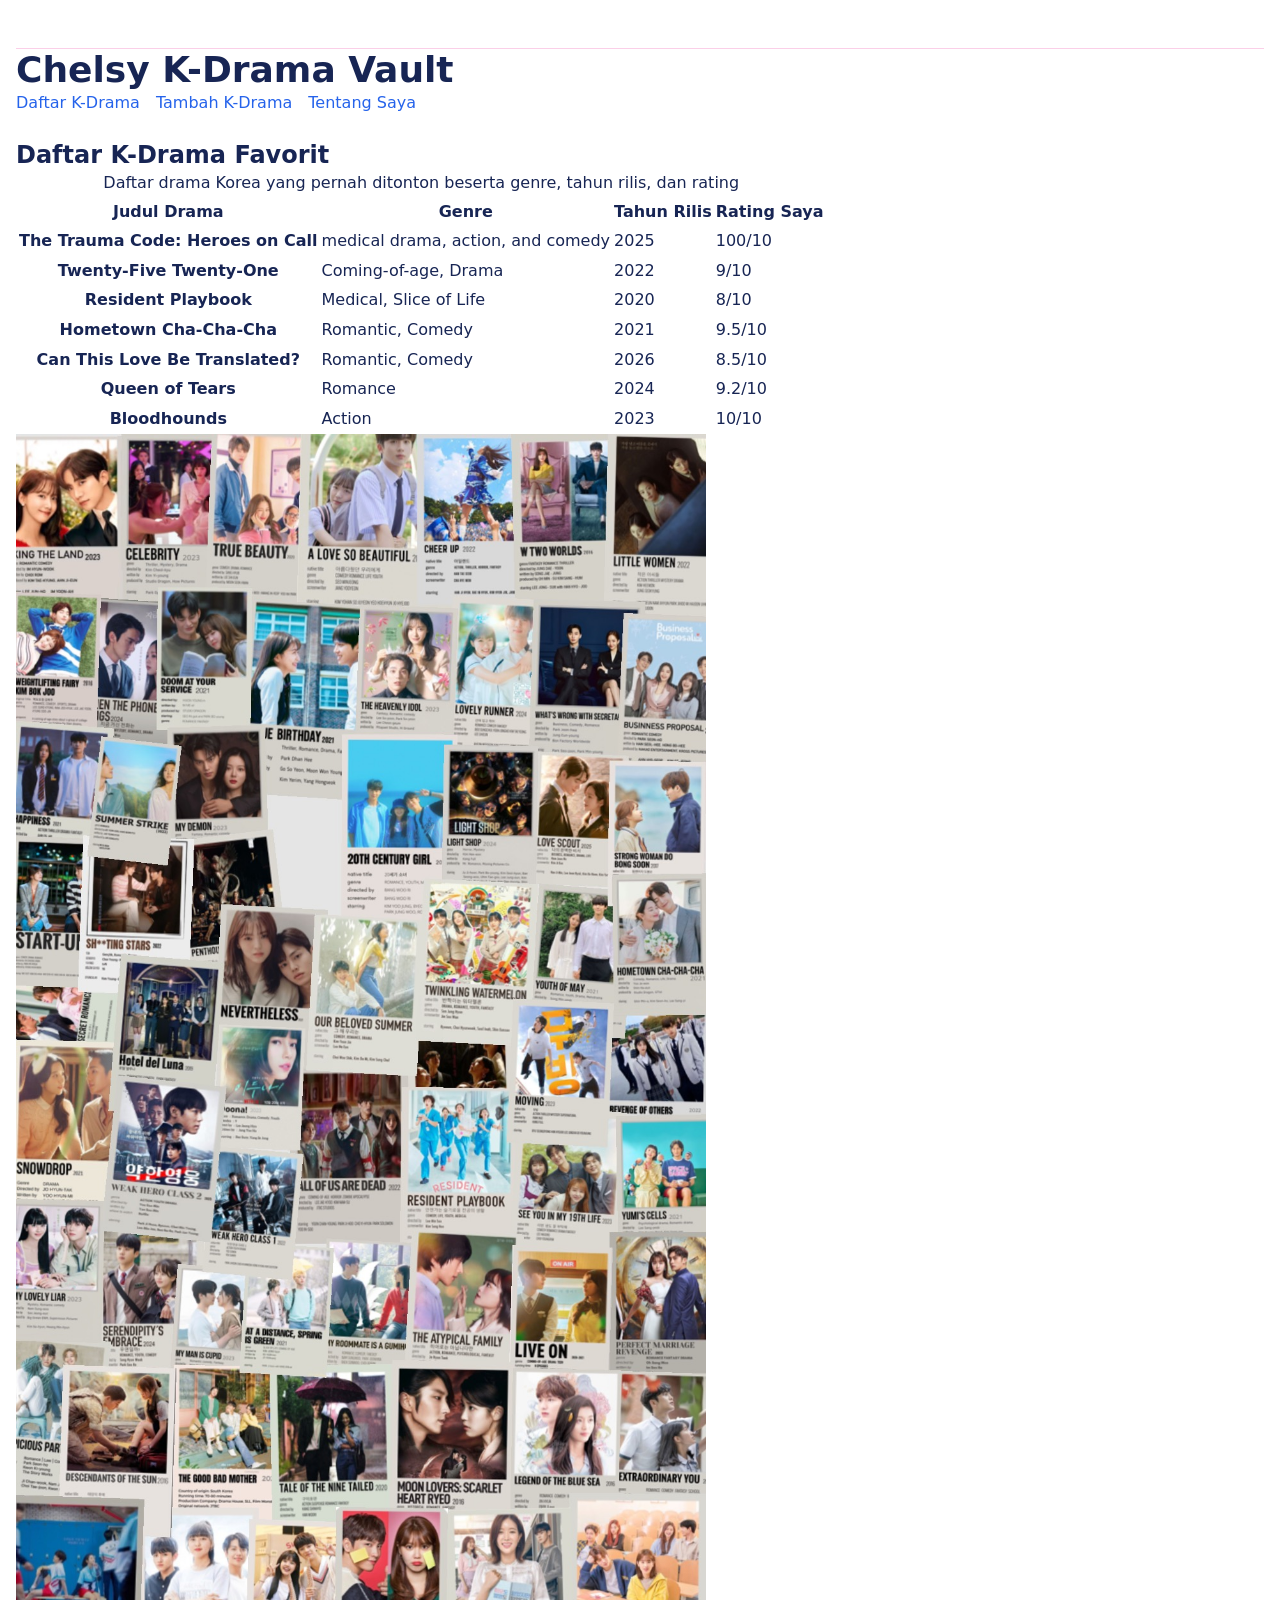
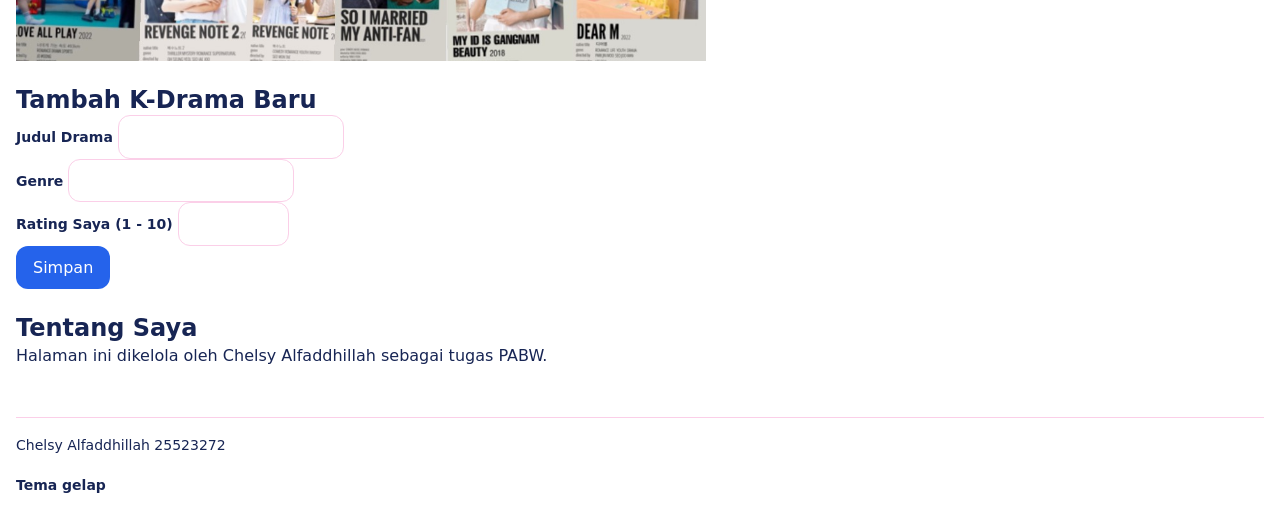
<file: worksheet-p4/profil.html>
<!DOCTYPE html>
<html lang="id">
<head>
    <meta charset="utf-8">
    <meta name="viewport" content="width=device-width, initial-scale=1.0">
    <title>Chelsy K-Drama Vault</title>
</head>
<body>
    <!-- TODO C.1: header dan nav -->
    <header></header>
        <h1>Chelsy K-Drama Vault</h1>
        <nav aria-label="Navigasi utama">
            <ul>
                <li><a href="#daftar-kdrama">Daftar K-Drama</a></li>
                <li><a href="#tambah-kdrama">Tambah K-Drama</a></li>
                <li><a href="#tentang-saya">Tentang Saya</a></li>
            </ul>
        </nav>
    </header>

    <!-- TODO C.2: main pembungkus utama -->
    <main>
        <!-- TODO D.1: section pertama berisi tabel data & gambar -->
        <section id="daftar-kdrama">
            <h2>Daftar K-Drama Favorit</h2>
            
            <table>
                <caption>Daftar drama Korea yang pernah ditonton beserta genre, tahun rilis, dan rating</caption>
                <thead>
                    <tr>
                        <th scope="col">Judul Drama</th>
                        <th scope="col">Genre</th>
                        <th scope="col">Tahun Rilis</th>
                        <th scope="col">Rating Saya</th>
                    </tr>
                </thead>
                <tbody>
                    <tr>
                        <th scope="row">The Trauma Code: Heroes on Call</th>
                        <td>medical drama, action,
                             and comedy</td>
                        <td>2025</td>
                        <td>100/10</td>
                    </tr>
                    <tr>
                        <th scope="row">Twenty-Five Twenty-One</th>
                        <td>Coming-of-age, Drama</td>
                        <td>2022</td>
                        <td>9/10</td>
                    </tr>
                    <tr>
                        <th scope="row">Resident Playbook</th>
                        <td>Medical, Slice of Life</td>
                        <td>2020</td>
                        <td>8/10</td>
                    </tr>
                    <tr>
                        <th scope="row">Hometown Cha-Cha-Cha</th>
                        <td>Romantic, Comedy</td>
                        <td>2021</td>
                        <td>9.5/10</td>
                    </tr>
                    <tr>
                        <th scope="row">Can This Love Be Translated?</th>
                        <td>Romantic, Comedy</td>
                        <td>2026</td>
                        <td>8.5/10</td>
                    </tr>
                    <tr>
                        <th scope="row">Queen of Tears</th>
                        <td>Romance</td>
                        <td>2024</td>
                        <td>9.2/10</td>
                    </tr>
                    <tr>
                        <th scope="row">Bloodhounds</th>
                        <td>Action</td>
                        <td>2023</td>
                        <td>10/10</td>
                    </tr>
                </tbody>
            </table>

            <figure>
                <img src="IMG_2957.JPG" alt="Poster gabungan beberapa drama Korea favorit pilihan Chelsy" width="690" height="400" loading="lazy">
            </figure>
        </section>

        <!-- TODO E.1: section kedua berisi form -->
        <section id="tambah-kdrama">
            <h2>Tambah K-Drama Baru</h2>
            
            <form action="/simpan" method="post">
                <p>
                    <label for="judul-drama">Judul Drama</label>
                    <input type="text" id="judul-drama" name="judul-drama" required>
                </p>
                <p>
                    <label for="genre-drama">Genre</label>
                    <input type="text" id="genre-drama" name="genre-drama" required>
                </p>
                <p>
                    <label for="rating-drama">Rating Saya (1 - 10)</label>
                    <input type="number" id="rating-drama" name="rating-drama" min="1" max="10" step="0.5" required>
                </p>
                <button type="submit">Simpan</button>
            </form>
        </section>
        
        <section id="tentang-saya">
            <h2>Tentang Saya</h2>
            <p>Halaman ini dikelola oleh Chelsy Alfaddhillah sebagai tugas PABW.</p>
        </section>
    </main>

    <!-- TODO C.3: footer -->
    <footer>
        <p>Chelsy Alfaddhillah 25523272 </p>
    </footer>
</body>
</html>
<head>

  <meta charset="utf-8">
  <meta name="viewport" content="width=device-width, initial-scale=1.0">
  <title>Chelsy K-Drama Vault</title>
 
  <!-- urutan ini yang benar: token -> dasar -> tata letak -> komponen -> tema -->
  <link rel="stylesheet" href="tokens.css">
  <link rel="stylesheet" href="base.css">
  <link rel="stylesheet" href="layout.css">
  <link rel="stylesheet" href="komponen.css">
  <link rel="stylesheet" href="tema.css">
</head>
<input type="checkbox" id="tema" class="pengalih-tema">
<label for="tema" class="tombol-tema">Tema gelap</label>
</file>
<file:  worksheet p-8/tokens.css>
:root {
  --yellow-50: #FFFFFF;
  --navy-900: #172554;
  --pink-200: #FBCFE8;
  --blue-600: #2563EB;
  --rose-600: #E11D48;
  --pink-400: #F472B6;

  --space-1: 0.25rem;
  --space-2: 0.5rem;
  --space-3: 0.75rem;
  --space-4: 1rem;
  --space-6: 1.5rem;

  --radius-md: 0.75rem;
  --shadow-1: 0 4px 6px rgba(0, 0, 0, 0.05);

  --text-sm: 0.875rem;
  --text-md: 1rem;
  --text-xl: 1.5rem;
  --text-3xl: 2.25rem;
}

:root {
  --color-bg: #FFFF;
  --color-fg: var(--navy-900);
  --color-surface: #FFFFFF;
  --color-border: var(--pink-200);
  --color-primary: var(--blue-600);
  --color-danger: var(--rose-600);
  --color-focus: var(--pink-400);

  --card-pad: var(--space-4);
  --section-gap: var(--space-6);
}
</file>
<file:  worksheet p-8/base.css>
*, *::before, *::after {
  box-sizing: border-box;    
}

* { margin: 0; }            

img { max-width: 100%; height: auto; display: block; }

html {
  font-size: 100%;       
}

body {
  font-family: system-ui, "Segoe UI", Roboto, sans-serif;
  font-size: var(--text-md);
  line-height: 1.6;     
  color: var(--color-fg);
  background: var(--color-bg);
  padding: var(--space-4);
}

h1 { font-size: var(--text-3xl); line-height: 1.15; }
h2 { font-size: var(--text-xl); line-height: 1.25; }
h3 { font-size: var(--text-md); }

main p { max-width: 60ch; }
</file>
<file:  worksheet p-8/layout.css>
.page {
  display: grid;
  grid-template-rows: auto 1fr auto;
  min-height: 100dvh;
}

header {
  padding-block: var(--space-4);
  border-bottom: 1px solid var(--color-border);
}

.header-baris {
  display: flex;
  align-items: center;
  justify-content: space-between;
  gap: var(--space-4);
  flex-wrap: wrap;
}

nav ul {
  display: flex;
  gap: var(--space-4);
  list-style: none;
  padding: 0;
}

nav a {
  color: var(--color-primary);
  text-decoration: none;
}

nav a:hover {
  text-decoration: underline;
}

main {
  display: flex;
  flex-direction: column;
  gap: var(--section-gap);
  padding-block: var(--space-6);
}

.navbar {
  display: flex;
  gap: var(--space-4);
  align-items: center;
}

.isi {
  display: grid;
  grid-template-columns: 16rem 1fr;
  grid-template-areas:
    "sisi utama"
    "sisi bawah";
  gap: var(--space-6);
}

#daftar-kdrama { 
  grid-area: sisi; 
}

#tambah-kdrama { 
  grid-area: utama; 
}

#tentang-saya {
  grid-column: span 2;
}
</file>
<file:  worksheet p-8/komponen.css>
.form-kolom {
  display: flex;
  flex-direction: column;
  gap: var(--space-2);        
}

label {
  font-size: var(--text-sm);
  font-weight: 600;
}

input, select, textarea {
  font: inherit;              
  padding: var(--space-2) var(--space-3);
  border: 1px solid var(--color-border);
  border-radius: var(--radius-md);
  background: var(--color-surface);
  color: var(--color-fg);
}

button {
  font: inherit;
  padding: var(--space-2) var(--space-4);
  border: 1px solid transparent;
  border-radius: var(--radius-md);
  background: var(--color-primary);
  color: var(--color-surface);
  cursor: pointer;
}

:focus-visible {
  outline: 2px solid var(--color-focus);
  outline-offset: 2px;
}


input:user-invalid {
  border-color: var(--color-danger);
  border-width: 2px;
}

.pesan-galat { 
  display: none; 
  color: var(--color-danger); 
  font-size: var(--text-sm); 
}

.form-kolom:has(input:user-invalid) .pesan-galat { 
  display: block; 
}

.katalog {
  display: grid;
  grid-template-columns: repeat(auto-fit, minmax(16rem, 1fr));
  gap: var(--space-4);
}

.kartu {
  background: var(--color-surface);
  border: 1px solid var(--color-border);
  border-radius: var(--radius-md);
  box-shadow: var(--shadow-1);
  padding: var(--card-pad);
}

.kartu__kaki {
  display: flex;
  align-items: center;
  justify-content: space-between;
  gap: var(--space-2);
}

th, td {
  border: 1px solid #ffb6c1; 
  padding: 0.75rem;
  text-align: left;
}

th {
  background-color: #fff0f5; 
}

.galeri .kartu {
  display: grid;
  align-content: start;
  min-height: 14rem;
}

.kartu__isi { 
  min-width: 0; 
}
.kartu__judul { 
  overflow-wrap: anywhere; 
}
</file>
<file:  worksheet p-8/tema.css>
@media (prefers-color-scheme: dark) {
  :root {
    --color-bg:      #0F172A;
    --color-fg:      #E2E8F0;
    --color-surface: #1E293B;
    --color-border:  #334155;
    --color-primary: #7DA9F7; 
    --color-danger:  #FF8A8A;
    --color-focus:   #FFC000;
    --shadow-1:      0 1px 3px rgba(0, 0, 0, .45);
  }
}


.pengalih-tema { position: absolute; opacity: 0; pointer-events: none; }

:root:has(#tema:checked) {
  --color-bg:      #0F172A;
  --color-fg:      #E2E8F0;
  --color-surface: #1E293B;
  --color-border:  #334155;
  --color-primary: #7DA9F7;
  --color-danger:  #FF8A8A;
  --color-focus:   #FFC000;
}

:has(#tema:checked) th {
  background-color: #3a1c2e; 
  color: #ffb7d5;         
  border: 1px solid #ff69b4; 
}

:has(#tema:checked) th[scope="row"] {
  background-color: transparent;
  color: #ffffff;            
}

:has(#tema:checked) td {
  color: #f0f0f0;            
  border: 1px solid #5a2a48; 
}

:has(#tema:checked) input {
  background-color: #1e1e2f;
  color: #ffffff;
  border: 1px solid #ff69b4;
}
</file>
<file:  worksheet p-8/responsif.css>
.isi {
  display: grid;
  grid-template-columns: 1fr;
  gap: var(--space-4);
}

.katalog {
  display: grid;
  grid-template-columns: 1fr;
  gap: var(--space-4);
}

img {
  max-width: 100%;
  height: auto;
}

.table-wrap {
  overflow-x: auto;
}

p {
  font-size: 1rem;
  line-height: 1.6;
}

@media (min-width: 48rem) {
  .katalog {
    grid-template-columns: repeat(2, 1fr);
  }
}

@media (min-width: 60rem) {
  .isi {
    grid-template-columns: 16rem 1fr;
  }
  
  .katalog {
    grid-template-columns: repeat(3, 1fr);
  }
}
</file>
<file:  worksheet p-9/tokens.css>
:root {
  --yellow-50: #FFFFFF;
  --navy-900: #172554;
  --pink-200: #FBCFE8;
  --blue-600: #2563EB;
  --rose-600: #E11D48;
  --pink-400: #F472B6;

  --space-1: 0.25rem;
  --space-2: 0.5rem;
  --space-3: 0.75rem;
  --space-4: 1rem;
  --space-6: 1.5rem;

  --radius-md: 0.75rem;
  --shadow-1: 0 4px 6px rgba(0, 0, 0, 0.05);

  --text-sm: 0.875rem;
  --text-md: 1rem;
  --text-xl: 1.5rem;
  --text-3xl: 2.25rem;
}

:root {
  --color-bg: #FFFF;
  --color-fg: var(--navy-900);
  --color-surface: #FFFFFF;
  --color-border: var(--pink-200);
  --color-primary: var(--blue-600);
  --color-danger: var(--rose-600);
  --color-focus: var(--pink-400);

  --card-pad: var(--space-4);
  --section-gap: var(--space-6);
}
</file>
<file:  worksheet p-9/base.css>
*, *::before, *::after {
  box-sizing: border-box;    
}

* { margin: 0; }            

img { max-width: 100%; height: auto; display: block; }

html {
  font-size: 100%;       
}

body {
  font-family: system-ui, "Segoe UI", Roboto, sans-serif;
  font-size: var(--text-md);
  line-height: 1.6;     
  color: var(--color-fg);
  background: var(--color-bg);
  padding: var(--space-4);
}

h1 { font-size: var(--text-3xl); line-height: 1.15; }
h2 { font-size: var(--text-xl); line-height: 1.25; }
h3 { font-size: var(--text-md); }

main p { max-width: 60ch; }
</file>
<file:  worksheet p-9/layout.css>
.page {
  display: grid;
  grid-template-rows: auto 1fr auto;
  min-height: 100dvh;
}

header {
  padding-block: var(--space-4);
  border-bottom: 1px solid var(--color-border);
}

.header-baris {
  display: flex;
  align-items: center;
  justify-content: space-between;
  gap: var(--space-4);
  flex-wrap: wrap;
}

nav ul {
  display: flex;
  gap: var(--space-4);
  list-style: none;
  padding: 0;
}

nav a {
  color: var(--color-primary);
  text-decoration: none;
}

nav a:hover {
  text-decoration: underline;
}

main {
  display: flex;
  flex-direction: column;
  gap: var(--section-gap);
  padding-block: var(--space-6);
}

.navbar {
  display: flex;
  gap: var(--space-4);
  align-items: center;
}

.isi {
  display: grid;
  grid-template-columns: 16rem 1fr;
  grid-template-areas:
    "sisi utama"
    "sisi bawah";
  gap: var(--space-6);
}

#daftar-kdrama { 
  grid-area: sisi; 
}

#tambah-kdrama { 
  grid-area: utama; 
}

#tentang-saya {
  grid-column: span 2;
}
</file>
<file:  worksheet p-9/komponen.css>
.form-kolom {
  display: flex;
  flex-direction: column;
  gap: var(--space-2);        
}

label {
  font-size: var(--text-sm);
  font-weight: 600;
}

input, select, textarea {
  font: inherit;              
  padding: var(--space-2) var(--space-3);
  border: 1px solid var(--color-border);
  border-radius: var(--radius-md);
  background: var(--color-surface);
  color: var(--color-fg);
}

button {
  font: inherit;
  padding: var(--space-2) var(--space-4);
  border: 1px solid transparent;
  border-radius: var(--radius-md);
  background: var(--color-primary);
  color: var(--color-surface);
  cursor: pointer;
}

:focus-visible {
  outline: 2px solid var(--color-focus);
  outline-offset: 2px;
}


input:user-invalid {
  border-color: var(--color-danger);
  border-width: 2px;
}

.pesan-galat { 
  display: none; 
  color: var(--color-danger); 
  font-size: var(--text-sm); 
}

.form-kolom:has(input:user-invalid) .pesan-galat { 
  display: block; 
}

.katalog {
  display: grid;
  grid-template-columns: repeat(auto-fit, minmax(16rem, 1fr));
  gap: var(--space-4);
}

.kartu {
  background: var(--color-surface);
  border: 1px solid var(--color-border);
  border-radius: var(--radius-md);
  box-shadow: var(--shadow-1);
  padding: var(--card-pad);
}

.kartu__kaki {
  display: flex;
  align-items: center;
  justify-content: space-between;
  gap: var(--space-2);
}

th, td {
  border: 1px solid #ffb6c1; 
  padding: 0.75rem;
  text-align: left;
}

th {
  background-color: #fff0f5; 
}

.galeri .kartu {
  display: grid;
  align-content: start;
  min-height: 14rem;
}

.kartu__isi { 
  min-width: 0; 
}
.kartu__judul { 
  overflow-wrap: anywhere; 
}
</file>
<file:  worksheet p-9/tema.css>
@media (prefers-color-scheme: dark) {
  :root {
    --color-bg:      #0F172A;
    --color-fg:      #E2E8F0;
    --color-surface: #1E293B;
    --color-border:  #334155;
    --color-primary: #7DA9F7; 
    --color-danger:  #FF8A8A;
    --color-focus:   #FFC000;
    --shadow-1:      0 1px 3px rgba(0, 0, 0, .45);
  }
}


.pengalih-tema { position: absolute; opacity: 0; pointer-events: none; }

:root:has(#tema:checked) {
  --color-bg:      #0F172A;
  --color-fg:      #E2E8F0;
  --color-surface: #1E293B;
  --color-border:  #334155;
  --color-primary: #7DA9F7;
  --color-danger:  #FF8A8A;
  --color-focus:   #FFC000;
}

:has(#tema:checked) th {
  background-color: #3a1c2e; 
  color: #ffb7d5;         
  border: 1px solid #ff69b4; 
}

:has(#tema:checked) th[scope="row"] {
  background-color: transparent;
  color: #ffffff;            
}

:has(#tema:checked) td {
  color: #f0f0f0;            
  border: 1px solid #5a2a48; 
}

:has(#tema:checked) input {
  background-color: #1e1e2f;
  color: #ffffff;
  border: 1px solid #ff69b4;
}
</file>
<file: coba coba/tokens.css>
:root {
  --yellow-50: #FFFFFF;
  --navy-900: #172554;
  --pink-200: #FBCFE8;
  --blue-600: #2563EB;
  --rose-600: #E11D48;
  --pink-400: #F472B6;

  --space-1: 0.25rem;
  --space-2: 0.5rem;
  --space-3: 0.75rem;
  --space-4: 1rem;
  --space-6: 1.5rem;

  --radius-md: 0.75rem;
  --shadow-1: 0 4px 6px rgba(0, 0, 0, 0.05);

  --text-sm: 0.875rem;
  --text-md: 1rem;
  --text-xl: 1.5rem;
  --text-3xl: 2.25rem;
}

:root {
  --color-bg: #FFFF;
  --color-fg: var(--navy-900);
  --color-surface: #FFFFFF;
  --color-border: var(--pink-200);
  --color-primary: var(--blue-600);
  --color-danger: var(--rose-600);
  --color-focus: var(--pink-400);

  --card-pad: var(--space-4);
  --section-gap: var(--space-6);
}
</file>
<file: coba coba/base.css>
*, *::before, *::after {
  box-sizing: border-box;    
}

* { margin: 0; }            

img { max-width: 100%; height: auto; display: block; }

html {
  font-size: 100%;       
}

body {
  font-family: system-ui, "Segoe UI", Roboto, sans-serif;
  font-size: var(--text-md);
  line-height: 1.6;     
  color: var(--color-fg);
  background: var(--color-bg);
  padding: var(--space-4);
}

h1 { font-size: var(--text-3xl); line-height: 1.15; }
h2 { font-size: var(--text-xl); line-height: 1.25; }
h3 { font-size: var(--text-md); }

main p { max-width: 60ch; }
</file>
<file: coba coba/layout.css>
.page {
  display: grid;
  grid-template-rows: auto 1fr auto;
  min-height: 100dvh;
}

header {
  padding-block: var(--space-4);
  border-bottom: 1px solid var(--color-border);
}

.header-baris {
  display: flex;
  align-items: center;
  justify-content: space-between;
  gap: var(--space-4);
  flex-wrap: wrap;
}

nav ul {
  display: flex;
  gap: var(--space-4);
  list-style: none;
  padding: 0;
}

nav a {
  color: var(--color-primary);
  text-decoration: none;
}

nav a:hover {
  text-decoration: underline;
}

main {
  display: flex;
  flex-direction: column;
  gap: var(--section-gap);
  padding-block: var(--space-6);
}

.navbar {
  display: flex;
  gap: var(--space-4);
  align-items: center;
}

.isi {
  display: grid;
  grid-template-columns: 16rem 1fr;
  grid-template-areas:
    "sisi utama"
    "sisi bawah";
  gap: var(--space-6);
}

#daftar-kdrama { 
  grid-area: sisi; 
}

#tambah-kdrama { 
  grid-area: utama; 
}

#tentang-saya {
  grid-column: span 2;
}
</file>
<file: coba coba/komponen.css>
/* komponen.css - Tampilan Pinkflix Modern (Support Light & Dark Mode) */

:root {
  --bg-main: #fcf5f9;
  --bg-card: #ffffff;
  --bg-section: #ffffff;
  --bg-input: #ffffff;
  --border-color: #f2d8e7;
  --border-hover: #ff2a85;
  --text-main: #2d1829;
  --text-muted: #73516b;
  --text-title: #1a0817;
  --accent-pink: #ff2a85;
  --accent-hover: #e01f72;
  --shadow-card: 0 6px 18px rgba(220, 80, 150, 0.12);
  --shadow-hover: 0 12px 28px rgba(255, 42, 133, 0.25);
  --filter-btn-bg: #f7eaf3;
  --hero-bg: linear-gradient(135deg, #4a133d 0%, #20081d 100%);
}

/* SAKELAR TEMA GELAP (DAPAT DIALIHKAN LEWAT CHECKBOX) */
:root:has(#tema:checked),
body:has(#tema:checked) {
  --bg-main: #0d040f;
  --bg-card: #18081b;
  --bg-section: #140617;
  --bg-input: #09020a;
  --border-color: rgba(255, 42, 133, 0.25);
  --border-hover: #ff2a85;
  --text-main: #f2e6f3;
  --text-muted: #c9b1c6;
  --text-title: #ffffff;
  --accent-pink: #ff2a85;
  --accent-hover: #e01f72;
  --shadow-card: 0 6px 20px rgba(0, 0, 0, 0.5);
  --shadow-hover: 0 12px 30px rgba(255, 42, 133, 0.35);
  --filter-btn-bg: #1c0920;
  --hero-bg: linear-gradient(135deg, #2b0825 0%, #110313 100%);
}

body {
  background-color: var(--bg-main);
  color: var(--text-main);
  font-family: 'Segoe UI', system-ui, -apple-system, sans-serif;
  margin: 0;
  padding: 0;
  transition: background-color 0.3s ease, color 0.3s ease;
}

.page {
  max-width: 1000px;
  margin: 0 auto;
  padding: 1.5rem 1.25rem 3rem 1.25rem;
}

/* SAKELAR TEMA GELAP/TERANG */
.pembungkus-tema {
  display: flex;
  align-items: center;
  justify-content: flex-end;
  gap: 0.5rem;
  margin-bottom: 1rem;
  font-size: 0.85rem;
  font-weight: 600;
  color: var(--text-muted);
}

.tombol-tema { cursor: pointer; user-select: none; }
.pengalih-tema { cursor: pointer; accent-color: var(--accent-pink); }

/* NAVBAR & HEADER */
.header-vault {
  display: flex;
  justify-content: space-between;
  align-items: center;
  flex-wrap: wrap;
  gap: 1rem;
  border-bottom: 1px solid var(--border-color);
  padding-bottom: 1rem;
  margin-bottom: 1.5rem;
}

.logo-title {
  font-size: 1.4rem;
  font-weight: 900;
  color: var(--text-title);
  margin: 0;
  letter-spacing: 1px;
}

.logo-title span {
  color: var(--accent-pink);
  text-shadow: 0 0 12px rgba(255, 42, 133, 0.4);
}

.header-vault nav ul {
  display: flex;
  list-style: none;
  gap: 1.2rem;
  margin: 0;
  padding: 0;
}

.header-vault nav a {
  color: var(--text-muted);
  text-decoration: none;
  font-size: 0.9rem;
  font-weight: 600;
  transition: color 0.2s ease;
}

.header-vault nav a:hover { color: var(--accent-pink); }

/* HERO BANNER VISUAL */
.hero-banner {
  background: var(--hero-bg);
  border: 1px solid var(--border-color);
  border-radius: 16px;
  padding: 2.2rem;
  margin-bottom: 2.5rem;
  box-shadow: var(--shadow-card);
}

.hero-badge {
  color: var(--accent-pink);
  font-size: 0.75rem;
  font-weight: 800;
  letter-spacing: 2px;
  display: block;
  margin-bottom: 0.4rem;
}

.hero-banner h2 {
  font-size: 1.8rem;
  font-weight: 800;
  color: #ffffff;
  margin: 0 0 0.6rem 0;
}

.hero-banner p {
  color: #e5d3e3;
  font-size: 0.95rem;
  max-width: 600px;
  margin: 0;
  line-height: 1.6;
}

/* SECTION HEADERS & FILTER */
.bagian-p9 { margin-bottom: 2.5rem; }

.section-top {
  display: flex;
  justify-content: space-between;
  align-items: center;
  flex-wrap: wrap;
  gap: 1rem;
  margin-bottom: 1.5rem;
}

.bagian-p9 h2 {
  font-size: 1.25rem;
  color: var(--text-title);
  border-left: 4px solid var(--accent-pink);
  padding-left: 0.75rem;
  margin: 0;
}

/* FILTER BUTTONS PILL */
.baris-filter {
  display: flex;
  gap: 0.5rem;
  flex-wrap: wrap;
}

.baris-filter button {
  background: var(--filter-btn-bg);
  border: 1px solid var(--border-color);
  color: var(--text-main);
  padding: 0.45rem 1.1rem;
  border-radius: 20px;
  font-size: 0.85rem;
  font-weight: 600;
  cursor: pointer;
  transition: all 0.2s ease;
}

.baris-filter button:hover {
  background: rgba(255, 42, 133, 0.15);
  border-color: var(--accent-pink);
}

.baris-filter button.aktif {
  background: var(--accent-pink);
  color: #ffffff;
  border-color: var(--accent-pink);
  box-shadow: 0 4px 12px rgba(255, 42, 133, 0.35);
}

/* GRID KARTU POSTER */
.daftar-drama {
  display: grid;
  grid-template-columns: repeat(auto-fill, minmax(220px, 1fr));
  gap: 1.25rem;
  list-style: none;
  padding: 0;
  margin: 0;
}

.kartu {
  background: var(--bg-card);
  border: 1px solid var(--border-color);
  border-radius: 14px;
  overflow: hidden;
  box-shadow: var(--shadow-card);
  transition: transform 0.25s ease, border-color 0.25s ease, box-shadow 0.25s ease;
  display: flex;
  flex-direction: column;
}

.kartu:hover {
  transform: translateY(-6px) scale(1.02);
  border-color: var(--border-hover);
  box-shadow: var(--shadow-hover);
}

/* POSTER BOX & BADGES */
.poster-box {
  position: relative;
  width: 100%;
  height: 280px;
  overflow: hidden;
  background-color: #110412;
}

.poster-box img {
  width: 100%;
  height: 100%;
  object-fit: cover;
  transition: transform 0.3s ease;
}

.kartu:hover .poster-box img {
  transform: scale(1.05);
}

.badge-rating {
  position: absolute;
  top: 10px;
  left: 10px;
  background: rgba(15, 5, 16, 0.85);
  color: #ff66ab;
  border: 1px solid rgba(255, 42, 133, 0.4);
  padding: 0.2rem 0.55rem;
  border-radius: 6px;
  font-size: 0.78rem;
  font-weight: 800;
  backdrop-filter: blur(4px);
}

.badge-status {
  position: absolute;
  top: 10px;
  right: 10px;
  font-size: 0.72rem;
  font-weight: 800;
  padding: 0.2rem 0.55rem;
  border-radius: 6px;
  text-transform: uppercase;
  backdrop-filter: blur(4px);
}

.badge-status.selesai {
  background: rgba(46, 204, 113, 0.2);
  color: #2ecc71;
  border: 1px solid rgba(46, 204, 113, 0.4);
}

.badge-status.belum {
  background: rgba(241, 196, 15, 0.2);
  color: #f1c40f;
  border: 1px solid rgba(241, 196, 15, 0.4);
}

/* INFO TEKS KARTU */
.kartu-info {
  padding: 1rem;
  display: flex;
  flex-direction: column;
  flex-grow: 1;
}

.kartu-judul {
  font-size: 1rem;
  font-weight: 700;
  color: var(--text-title);
  margin: 0 0 0.3rem 0;
  line-height: 1.3;
}

.kartu-genre {
  font-size: 0.82rem;
  color: var(--text-muted);
  margin: 0;
}

/* PESAN KOSONG */
.pesan-kosong {
  background: rgba(255, 42, 133, 0.08);
  border: 1px dashed var(--border-color);
  color: var(--text-muted);
  padding: 1.5rem;
  border-radius: 12px;
  text-align: center;
}

/* FORM STYLES */
.form-vault {
  background: var(--bg-section);
  border: 1px solid var(--border-color);
  padding: 1.8rem;
  border-radius: 14px;
  box-shadow: var(--shadow-card);
}

.form-grid-2 {
  display: grid;
  grid-template-columns: 1fr 1fr;
  gap: 1rem;
}

@media (max-width: 600px) {
  .form-grid-2 { grid-template-columns: 1fr; }
}

.kolom-form {
  margin-bottom: 1rem;
  display: flex;
  flex-direction: column;
}

.kolom-form label {
  font-size: 0.85rem;
  font-weight: 600;
  color: var(--text-muted);
  margin-bottom: 0.4rem;
}

.kolom-form input {
  background: var(--bg-input);
  border: 1px solid var(--border-color);
  color: var(--text-title);
  padding: 0.7rem 0.9rem;
  border-radius: 8px;
  font-size: 0.9rem;
  outline: none;
  transition: border-color 0.2s ease, box-shadow 0.2s ease;
}

.kolom-form input:focus {
  border-color: var(--accent-pink);
  box-shadow: 0 0 10px rgba(255, 42, 133, 0.3);
}

.pesan-galat {
  color: #ff4d8d;
  font-size: 0.8rem;
  margin-top: 0.35rem;
}

.btn-pink {
  background: var(--accent-pink);
  color: #ffffff;
  border: none;
  border-radius: 8px;
  padding: 0.8rem 1.6rem;
  font-size: 0.92rem;
  font-weight: 700;
  cursor: pointer;
  transition: all 0.2s ease;
  box-shadow: 0 4px 12px rgba(255, 42, 133, 0.3);
  margin-top: 0.5rem;
}

.btn-pink:hover:not(:disabled) {
  background: var(--accent-hover);
  transform: translateY(-2px);
  box-shadow: 0 6px 16px rgba(255, 42, 133, 0.45);
}

.btn-pink:disabled {
  background: rgba(255, 42, 133, 0.2);
  color: var(--text-muted);
  cursor: not-allowed;
  box-shadow: none;
}

.footer-section {
  border-top: 1px solid var(--border-color);
  padding-top: 1.5rem;
  color: var(--text-muted);
  font-size: 0.88rem;
}
</file>
<file: coba coba/tema.css>
@media (prefers-color-scheme: dark) {
  :root {
    --color-bg:      #0F172A;
    --color-fg:      #E2E8F0;
    --color-surface: #1E293B;
    --color-border:  #334155;
    --color-primary: #7DA9F7; 
    --color-danger:  #FF8A8A;
    --color-focus:   #FFC000;
    --shadow-1:      0 1px 3px rgba(0, 0, 0, .45);
  }
}


.pengalih-tema { position: absolute; opacity: 0; pointer-events: none; }

:root:has(#tema:checked) {
  --color-bg:      #0F172A;
  --color-fg:      #E2E8F0;
  --color-surface: #1E293B;
  --color-border:  #334155;
  --color-primary: #7DA9F7;
  --color-danger:  #FF8A8A;
  --color-focus:   #FFC000;
}

:has(#tema:checked) th {
  background-color: #3a1c2e; 
  color: #ffb7d5;         
  border: 1px solid #ff69b4; 
}

:has(#tema:checked) th[scope="row"] {
  background-color: transparent;
  color: #ffffff;            
}

:has(#tema:checked) td {
  color: #f0f0f0;            
  border: 1px solid #5a2a48; 
}

:has(#tema:checked) input {
  background-color: #1e1e2f;
  color: #ffffff;
  border: 1px solid #ff69b4;
}
</file>
<file: worksheet p-11/tokens.css>
:root {
  --yellow-50: #FFFFFF;
  --navy-900: #172554;
  --pink-200: #FBCFE8;
  --blue-600: #2563EB;
  --rose-600: #E11D48;
  --pink-400: #F472B6;

  --space-1: 0.25rem;
  --space-2: 0.5rem;
  --space-3: 0.75rem;
  --space-4: 1rem;
  --space-6: 1.5rem;

  --radius-md: 0.75rem;
  --shadow-1: 0 4px 6px rgba(0, 0, 0, 0.05);

  --text-sm: 0.875rem;
  --text-md: 1rem;
  --text-xl: 1.5rem;
  --text-3xl: 2.25rem;
}

:root {
  --color-bg: #FFFF;
  --color-fg: var(--navy-900);
  --color-surface: #FFFFFF;
  --color-border: var(--pink-200);
  --color-primary: var(--blue-600);
  --color-danger: var(--rose-600);
  --color-focus: var(--pink-400);

  --card-pad: var(--space-4);
  --section-gap: var(--space-6);
}
</file>
<file: worksheet p-11/base.css>
*, *::before, *::after {
  box-sizing: border-box;    
}

* { margin: 0; }            

img { max-width: 100%; height: auto; display: block; }

html {
  font-size: 100%;       
}

body {
  font-family: system-ui, "Segoe UI", Roboto, sans-serif;
  font-size: var(--text-md);
  line-height: 1.6;     
  color: var(--color-fg);
  background: var(--color-bg);
  padding: var(--space-4);
}

h1 { font-size: var(--text-3xl); line-height: 1.15; }
h2 { font-size: var(--text-xl); line-height: 1.25; }
h3 { font-size: var(--text-md); }

main p { max-width: 60ch; }
</file>
<file: worksheet p-11/layout.css>
.page {
  display: grid;
  grid-template-rows: auto 1fr auto;
  min-height: 100dvh;
}

header {
  padding-block: var(--space-4);
  border-bottom: 1px solid var(--color-border);
}

.header-baris {
  display: flex;
  align-items: center;
  justify-content: space-between;
  gap: var(--space-4);
  flex-wrap: wrap;
}

nav ul {
  display: flex;
  gap: var(--space-4);
  list-style: none;
  padding: 0;
}

nav a {
  color: var(--color-primary);
  text-decoration: none;
}

nav a:hover {
  text-decoration: underline;
}

main {
  display: flex;
  flex-direction: column;
  gap: var(--section-gap);
  padding-block: var(--space-6);
}

.navbar {
  display: flex;
  gap: var(--space-4);
  align-items: center;
}

.isi {
  display: grid;
  grid-template-columns: 16rem 1fr;
  grid-template-areas:
    "sisi utama"
    "sisi bawah";
  gap: var(--space-6);
}

#daftar-kdrama { 
  grid-area: sisi; 
}

#tambah-kdrama { 
  grid-area: utama; 
}

#tentang-saya {
  grid-column: span 2;
}
</file>
<file: worksheet p-11/komponen.css>
/* komponen.css - Tampilan Pinkflix Modern (Support Light & Dark Mode) */

:root {
  --bg-main: #fcf5f9;
  --bg-card: #ffffff;
  --bg-section: #ffffff;
  --bg-input: #ffffff;
  --border-color: #f2d8e7;
  --border-hover: #ff2a85;
  --text-main: #2d1829;
  --text-muted: #73516b;
  --text-title: #1a0817;
  --accent-pink: #ff2a85;
  --accent-hover: #e01f72;
  --shadow-card: 0 6px 18px rgba(220, 80, 150, 0.12);
  --shadow-hover: 0 12px 28px rgba(255, 42, 133, 0.25);
  --filter-btn-bg: #f7eaf3;
  --hero-bg: linear-gradient(135deg, #4a133d 0%, #20081d 100%);
}

/* SAKELAR TEMA GELAP*/
:root:has(#tema:checked),
body:has(#tema:checked) {
  --bg-main: #0d040f;
  --bg-card: #18081b;
  --bg-section: #140617;
  --bg-input: #09020a;
  --border-color: rgba(255, 42, 133, 0.25);
  --border-hover: #ff2a85;
  --text-main: #f2e6f3;
  --text-muted: #c9b1c6;
  --text-title: #ffffff;
  --accent-pink: #ff2a85;
  --accent-hover: #e01f72;
  --shadow-card: 0 6px 20px rgba(0, 0, 0, 0.5);
  --shadow-hover: 0 12px 30px rgba(255, 42, 133, 0.35);
  --filter-btn-bg: #1c0920;
  --hero-bg: linear-gradient(135deg, #2b0825 0%, #110313 100%);
}

body {
  background-color: var(--bg-main);
  color: var(--text-main);
  font-family: 'Segoe UI', system-ui, -apple-system, sans-serif;
  margin: 0;
  padding: 0;
  transition: background-color 0.3s ease, color 0.3s ease;
}

.page {
  max-width: 1000px;
  margin: 0 auto;
  padding: 1.5rem 1.25rem 3rem 1.25rem;
}

.pembungkus-tema {
  display: flex;
  align-items: center;
  justify-content: flex-end;
  gap: 0.5rem;
  margin-bottom: 1rem;
  font-size: 0.85rem;
  font-weight: 600;
  color: var(--text-muted);
}

.tombol-tema { cursor: pointer; user-select: none; }
.pengalih-tema { cursor: pointer; accent-color: var(--accent-pink); }

.header-vault {
  display: flex;
  justify-content: space-between;
  align-items: center;
  flex-wrap: wrap;
  gap: 1rem;
  border-bottom: 1px solid var(--border-color);
  padding-bottom: 1rem;
  margin-bottom: 1.5rem;
}

.logo-title {
  font-size: 1.4rem;
  font-weight: 900;
  color: var(--text-title);
  margin: 0;
  letter-spacing: 1px;
}

.logo-title span {
  color: var(--accent-pink);
  text-shadow: 0 0 12px rgba(255, 42, 133, 0.4);
}

.header-vault nav ul {
  display: flex;
  list-style: none;
  gap: 1.2rem;
  margin: 0;
  padding: 0;
}

.header-vault nav a {
  color: var(--text-muted);
  text-decoration: none;
  font-size: 0.9rem;
  font-weight: 600;
  transition: color 0.2s ease;
}

.header-vault nav a:hover { color: var(--accent-pink); }

.hero-banner {
  background: var(--hero-bg);
  border: 1px solid var(--border-color);
  border-radius: 16px;
  padding: 2.2rem;
  margin-bottom: 2.5rem;
  box-shadow: var(--shadow-card);
}

.hero-badge {
  color: var(--accent-pink);
  font-size: 0.75rem;
  font-weight: 800;
  letter-spacing: 2px;
  display: block;
  margin-bottom: 0.4rem;
}

.hero-banner h2 {
  font-size: 1.8rem;
  font-weight: 800;
  color: #ffffff;
  margin: 0 0 0.6rem 0;
}

.hero-banner p {
  color: #e5d3e3;
  font-size: 0.95rem;
  max-width: 600px;
  margin: 0;
  line-height: 1.6;
}

/* SECTION HEADERS & FILTER */
.bagian-p9 { margin-bottom: 2.5rem; }

.section-top {
  display: flex;
  justify-content: space-between;
  align-items: center;
  flex-wrap: wrap;
  gap: 1rem;
  margin-bottom: 1.5rem;
}

.bagian-p9 h2 {
  font-size: 1.25rem;
  color: var(--text-title);
  border-left: 4px solid var(--accent-pink);
  padding-left: 0.75rem;
  margin: 0;
}

.baris-filter {
  display: flex;
  gap: 0.5rem;
  flex-wrap: wrap;
}

.baris-filter button {
  background: var(--filter-btn-bg);
  border: 1px solid var(--border-color);
  color: var(--text-main);
  padding: 0.45rem 1.1rem;
  border-radius: 20px;
  font-size: 0.85rem;
  font-weight: 600;
  cursor: pointer;
  transition: all 0.2s ease;
}

.baris-filter button:hover {
  background: rgba(255, 42, 133, 0.15);
  border-color: var(--accent-pink);
}

.baris-filter button.aktif {
  background: var(--accent-pink);
  color: #ffffff;
  border-color: var(--accent-pink);
  box-shadow: 0 4px 12px rgba(255, 42, 133, 0.35);
}

.daftar-drama {
  display: grid;
  grid-template-columns: repeat(auto-fill, minmax(220px, 1fr));
  gap: 1.25rem;
  list-style: none;
  padding: 0;
  margin: 0;
}

.kartu {
  background: var(--bg-card);
  border: 1px solid var(--border-color);
  border-radius: 14px;
  overflow: hidden;
  box-shadow: var(--shadow-card);
  transition: transform 0.25s ease, border-color 0.25s ease, box-shadow 0.25s ease;
  display: flex;
  flex-direction: column;
}

.kartu:hover {
  transform: translateY(-6px) scale(1.02);
  border-color: var(--border-hover);
  box-shadow: var(--shadow-hover);
}

.poster-box {
  position: relative;
  width: 100%;
  height: 280px;
  overflow: hidden;
  background-color: #110412;
}

.poster-box img {
  width: 100%;
  height: 100%;
  object-fit: cover;
  transition: transform 0.3s ease;
}

.kartu:hover .poster-box img {
  transform: scale(1.05);
}

.badge-rating {
  position: absolute;
  top: 10px;
  left: 10px;
  background: rgba(15, 5, 16, 0.85);
  color: #ff66ab;
  border: 1px solid rgba(255, 42, 133, 0.4);
  padding: 0.2rem 0.55rem;
  border-radius: 6px;
  font-size: 0.78rem;
  font-weight: 800;
  backdrop-filter: blur(4px);
}

.badge-status {
  position: absolute;
  top: 10px;
  right: 10px;
  font-size: 0.72rem;
  font-weight: 800;
  padding: 0.2rem 0.55rem;
  border-radius: 6px;
  text-transform: uppercase;
  backdrop-filter: blur(4px);
}

.badge-status.selesai {
  background: rgba(46, 204, 113, 0.2);
  color: #2ecc71;
  border: 1px solid rgba(46, 204, 113, 0.4);
}

.badge-status.belum {
  background: rgba(241, 196, 15, 0.2);
  color: #f1c40f;
  border: 1px solid rgba(241, 196, 15, 0.4);
}

/* INFO TEKS KARTU */
.kartu-info {
  padding: 1rem;
  display: flex;
  flex-direction: column;
  flex-grow: 1;
}

.kartu-judul {
  font-size: 1rem;
  font-weight: 700;
  color: var(--text-title);
  margin: 0 0 0.3rem 0;
  line-height: 1.3;
}

.kartu-genre {
  font-size: 0.82rem;
  color: var(--text-muted);
  margin: 0;
}

.pesan-kosong {
  background: rgba(255, 42, 133, 0.08);
  border: 1px dashed var(--border-color);
  color: var(--text-muted);
  padding: 1.5rem;
  border-radius: 12px;
  text-align: center;
}

.form-vault {
  background: var(--bg-section);
  border: 1px solid var(--border-color);
  padding: 1.8rem;
  border-radius: 14px;
  box-shadow: var(--shadow-card);
}

.form-grid-2 {
  display: grid;
  grid-template-columns: 1fr 1fr;
  gap: 1rem;
}

@media (max-width: 600px) {
  .form-grid-2 { grid-template-columns: 1fr; }
}

.kolom-form {
  margin-bottom: 1rem;
  display: flex;
  flex-direction: column;
}

.kolom-form label {
  font-size: 0.85rem;
  font-weight: 600;
  color: var(--text-muted);
  margin-bottom: 0.4rem;
}

.kolom-form input {
  background: var(--bg-input);
  border: 1px solid var(--border-color);
  color: var(--text-title);
  padding: 0.7rem 0.9rem;
  border-radius: 8px;
  font-size: 0.9rem;
  outline: none;
  transition: border-color 0.2s ease, box-shadow 0.2s ease;
}

.kolom-form input:focus {
  border-color: var(--accent-pink);
  box-shadow: 0 0 10px rgba(255, 42, 133, 0.3);
}

.pesan-galat {
  color: #ff4d8d;
  font-size: 0.8rem;
  margin-top: 0.35rem;
}

.btn-pink {
  background: var(--accent-pink);
  color: #ffffff;
  border: none;
  border-radius: 8px;
  padding: 0.8rem 1.6rem;
  font-size: 0.92rem;
  font-weight: 700;
  cursor: pointer;
  transition: all 0.2s ease;
  box-shadow: 0 4px 12px rgba(255, 42, 133, 0.3);
  margin-top: 0.5rem;
}

.btn-pink:hover:not(:disabled) {
  background: var(--accent-hover);
  transform: translateY(-2px);
  box-shadow: 0 6px 16px rgba(255, 42, 133, 0.45);
}

.btn-pink:disabled {
  background: rgba(255, 42, 133, 0.2);
  color: var(--text-muted);
  cursor: not-allowed;
  box-shadow: none;
}

.footer-section {
  border-top: 1px solid var(--border-color);
  padding-top: 1.5rem;
  color: var(--text-muted);
  font-size: 0.88rem;
}
</file>
<file: worksheet p-11/tema.css>
@media (prefers-color-scheme: dark) {
  :root {
    --color-bg:      #0F172A;
    --color-fg:      #E2E8F0;
    --color-surface: #1E293B;
    --color-border:  #334155;
    --color-primary: #7DA9F7; 
    --color-danger:  #FF8A8A;
    --color-focus:   #FFC000;
    --shadow-1:      0 1px 3px rgba(0, 0, 0, .45);
  }
}


.pengalih-tema { position: absolute; opacity: 0; pointer-events: none; }

:root:has(#tema:checked) {
  --color-bg:      #0F172A;
  --color-fg:      #E2E8F0;
  --color-surface: #1E293B;
  --color-border:  #334155;
  --color-primary: #7DA9F7;
  --color-danger:  #FF8A8A;
  --color-focus:   #FFC000;
}

:has(#tema:checked) th {
  background-color: #3a1c2e; 
  color: #ffb7d5;         
  border: 1px solid #ff69b4; 
}

:has(#tema:checked) th[scope="row"] {
  background-color: transparent;
  color: #ffffff;            
}

:has(#tema:checked) td {
  color: #f0f0f0;            
  border: 1px solid #5a2a48; 
}

:has(#tema:checked) input {
  background-color: #1e1e2f;
  color: #ffffff;
  border: 1px solid #ff69b4;
}
</file>
<file: worksheet p-5/tokens.css>
:root {
  --yellow-50: #FFFFFF;
  --navy-900: #172554;
  --pink-200: #FBCFE8;
  --blue-600: #2563EB;
  --rose-600: #E11D48;
  --pink-400: #F472B6;

  --space-1: 0.25rem;
  --space-2: 0.5rem;
  --space-3: 0.75rem;
  --space-4: 1rem;
  --space-6: 1.5rem;

  --radius-md: 0.75rem;
  --shadow-1: 0 4px 6px rgba(0, 0, 0, 0.05);

  --text-sm: 0.875rem;
  --text-md: 1rem;
  --text-xl: 1.5rem;
  --text-3xl: 2.25rem;
}

:root {
  --color-bg: #FFFF;
  --color-fg: var(--navy-900);
  --color-surface: #FFFFFF;
  --color-border: var(--pink-200);
  --color-primary: var(--blue-600);
  --color-danger: var(--rose-600);
  --color-focus: var(--pink-400);

  --card-pad: var(--space-4);
  --section-gap: var(--space-6);
}
</file>
<file: worksheet p-5/base.css>
*, *::before, *::after {
  box-sizing: border-box;    /* width sudah mencakup padding + border */
}

* { margin: 0; }            /* hapus jarak bawaan; atur sendiri memakai gap */

img { max-width: 100%; height: auto; display: block; }

html {
  font-size: 100%;       /* ikuti pengaturan pengguna, jangan dipatok */
}

body {
  font-family: system-ui, "Segoe UI", Roboto, sans-serif;
  font-size: var(--text-md);
  line-height: 1.6;      /* 1.5-1.7 nyaman untuk teks isi */
  color: var(--color-fg);
  background: var(--color-bg);
  padding: var(--space-4);
}

h1 { font-size: var(--text-3xl); line-height: 1.15; }
h2 { font-size: var(--text-xl); line-height: 1.25; }
h3 { font-size: var(--text-md); }

/* Batasi panjang baris supaya mata mudah berpindah baris */
main p { max-width: 60ch; }
</file>
<file: worksheet p-5/layout.css>
.page {
  display: grid;
  grid-template-rows: auto 1fr auto;
  min-height: 100dvh;
}

header {
  padding-block: var(--space-4);
  border-bottom: 1px solid var(--color-border);
}

.header-baris {
  display: flex;
  align-items: center;
  justify-content: space-between;
  gap: var(--space-4);
  flex-wrap: wrap;
}

nav ul {
  display: flex;
  gap: var(--space-4);
  list-style: none;
  padding: 0;
}

nav a {
  color: var(--color-primary);
  text-decoration: none;
}

nav a:hover {
  text-decoration: underline;
}

main {
  display: flex;
  flex-direction: column;
  gap: var(--section-gap);
  padding-block: var(--space-6);
}

.navbar {
  display: flex;
  gap: var(--space-4);
  align-items: center;
}

.isi {
  display: grid;
  grid-template-columns: 16rem 1fr;
  grid-template-areas:
    "sisi utama"
    "sisi bawah";
  gap: var(--space-6);
}

#daftar-kdrama { 
  grid-area: sisi; 
}

#tambah-kdrama { 
  grid-area: utama; 
}

#tentang-saya {
  grid-column: span 2;
}
</file>
<file: worksheet p-5/komponen.css>
.form-kolom {
  display: flex;
  flex-direction: column;
  gap: var(--space-2);        
}

label {
  font-size: var(--text-sm);
  font-weight: 600;
}

input, select, textarea {
  font: inherit;              
  padding: var(--space-2) var(--space-3);
  border: 1px solid var(--color-border);
  border-radius: var(--radius-md);
  background: var(--color-surface);
  color: var(--color-fg);
}

button {
  font: inherit;
  padding: var(--space-2) var(--space-4);
  border: 1px solid transparent;
  border-radius: var(--radius-md);
  background: var(--color-primary);
  color: var(--color-surface);
  cursor: pointer;
}

:focus-visible {
  outline: 2px solid var(--color-focus);
  outline-offset: 2px;
}


input:user-invalid {
  border-color: var(--color-danger);
  border-width: 2px;
}

.pesan-galat { 
  display: none; 
  color: var(--color-danger); 
  font-size: var(--text-sm); 
}

.form-kolom:has(input:user-invalid) .pesan-galat { 
  display: block; 
}

.katalog {
  display: grid;
  grid-template-columns: repeat(auto-fit, minmax(16rem, 1fr));
  gap: var(--space-4);
}

.kartu {
  background: var(--color-surface);
  border: 1px solid var(--color-border);
  border-radius: var(--radius-md);
  box-shadow: var(--shadow-1);
  padding: var(--card-pad);
}

.kartu__kaki {
  display: flex;
  align-items: center;
  justify-content: space-between;
  gap: var(--space-2);
}

th, td {
  border: 1px solid #ffb6c1; 
  padding: 0.75rem;
  text-align: left;
}

th {
  background-color: #fff0f5; 
}

.galeri .kartu {
  display: grid;
  align-content: start;
  min-height: 14rem;
}

.kartu__isi { 
  min-width: 0; 
}
.kartu__judul { 
  overflow-wrap: anywhere; 
}
</file>
<file: worksheet p-5/tema.css>
@media (prefers-color-scheme: dark) {
  :root {
    --color-bg:      #0F172A;
    --color-fg:      #E2E8F0;
    --color-surface: #1E293B;
    --color-border:  #334155;
    --color-primary: #7DA9F7; 
    --color-danger:  #FF8A8A;
    --color-focus:   #FFC000;
    --shadow-1:      0 1px 3px rgba(0, 0, 0, .45);
  }
}


.pengalih-tema { position: absolute; opacity: 0; pointer-events: none; }

:root:has(#tema:checked) {
  --color-bg:      #0F172A;
  --color-fg:      #E2E8F0;
  --color-surface: #1E293B;
  --color-border:  #334155;
  --color-primary: #7DA9F7;
  --color-danger:  #FF8A8A;
  --color-focus:   #FFC000;
}

:has(#tema:checked) th {
  background-color: #3a1c2e; 
  color: #ffb7d5;         
  border: 1px solid #ff69b4; 
}

:has(#tema:checked) th[scope="row"] {
  background-color: transparent;
  color: #ffffff;            
}

:has(#tema:checked) td {
  color: #f0f0f0;            
  border: 1px solid #5a2a48; 
}

:has(#tema:checked) input {
  background-color: #1e1e2f;
  color: #ffffff;
  border: 1px solid #ff69b4;
}
</file>
<file: worksheet p-6/tokens.css>
:root {
  --yellow-50: #FFFFFF;
  --navy-900: #172554;
  --pink-200: #FBCFE8;
  --blue-600: #2563EB;
  --rose-600: #E11D48;
  --pink-400: #F472B6;

  --space-1: 0.25rem;
  --space-2: 0.5rem;
  --space-3: 0.75rem;
  --space-4: 1rem;
  --space-6: 1.5rem;

  --radius-md: 0.75rem;
  --shadow-1: 0 4px 6px rgba(0, 0, 0, 0.05);

  --text-sm: 0.875rem;
  --text-md: 1rem;
  --text-xl: 1.5rem;
  --text-3xl: 2.25rem;
}

:root {
  --color-bg: #FFFF;
  --color-fg: var(--navy-900);
  --color-surface: #FFFFFF;
  --color-border: var(--pink-200);
  --color-primary: var(--blue-600);
  --color-danger: var(--rose-600);
  --color-focus: var(--pink-400);

  --card-pad: var(--space-4);
  --section-gap: var(--space-6);
}
</file>
<file: worksheet p-6/base.css>
*, *::before, *::after {
  box-sizing: border-box;    
}

* { margin: 0; }            

img { max-width: 100%; height: auto; display: block; }

html {
  font-size: 100%;       
}

body {
  font-family: system-ui, "Segoe UI", Roboto, sans-serif;
  font-size: var(--text-md);
  line-height: 1.6;     
  color: var(--color-fg);
  background: var(--color-bg);
  padding: var(--space-4);
}

h1 { font-size: var(--text-3xl); line-height: 1.15; }
h2 { font-size: var(--text-xl); line-height: 1.25; }
h3 { font-size: var(--text-md); }

main p { max-width: 60ch; }
</file>
<file: worksheet p-6/layout.css>
.page {
  display: grid;
  grid-template-rows: auto 1fr auto;
  min-height: 100dvh;
}

header {
  padding-block: var(--space-4);
  border-bottom: 1px solid var(--color-border);
}

.header-baris {
  display: flex;
  align-items: center;
  justify-content: space-between;
  gap: var(--space-4);
  flex-wrap: wrap;
}

nav ul {
  display: flex;
  gap: var(--space-4);
  list-style: none;
  padding: 0;
}

nav a {
  color: var(--color-primary);
  text-decoration: none;
}

nav a:hover {
  text-decoration: underline;
}

main {
  display: flex;
  flex-direction: column;
  gap: var(--section-gap);
  padding-block: var(--space-6);
}

.navbar {
  display: flex;
  gap: var(--space-4);
  align-items: center;
}

.isi {
  display: flex;
  flex-direction: column;
  align-items: center; /* Ini yang membuat elemen di dalamnya rata tengah */
  gap: var(--space-6);
  width: 100%;
  max-width: 1000px; /* Opsional: membatasi seberapa lebar halamannya */
  margin: 0 auto;    /* Membuat keseluruhan pembungkus berada di tengah layar */
}

#daftar-kdrama { 
  grid-area: sisi; 
}

#tambah-kdrama { 
  grid-area: utama; 
}

#tentang-saya {
  grid-column: span 2;
}
</file>
<file: worksheet p-6/komponen.css>
.form-kolom {
  display: flex;
  flex-direction: column;
  gap: var(--space-2);        
}

label {
  font-size: var(--text-sm);
  font-weight: 600;
}

input, select, textarea {
  font: inherit;              
  padding: var(--space-2) var(--space-3);
  border: 1px solid var(--color-border);
  border-radius: var(--radius-md);
  background: var(--color-surface);
  color: var(--color-fg);
}

button {
  font: inherit;
  padding: var(--space-2) var(--space-4);
  border: 1px solid transparent;
  border-radius: var(--radius-md);
  background: var(--color-primary);
  color: var(--color-surface);
  cursor: pointer;
}

:focus-visible {
  outline: 2px solid var(--color-focus);
  outline-offset: 2px;
}


input:user-invalid {
  border-color: var(--color-danger);
  border-width: 2px;
}

.pesan-galat { 
  display: none; 
  color: var(--color-danger); 
  font-size: var(--text-sm); 
}

.form-kolom:has(input:user-invalid) .pesan-galat { 
  display: block; 
}

.katalog {
  display: grid;
  grid-template-columns: repeat(auto-fit, minmax(16rem, 1fr));
  gap: var(--space-4);
}

.kartu {
  background: var(--color-surface);
  border: 1px solid var(--color-border);
  border-radius: var(--radius-md);
  box-shadow: var(--shadow-1);
  padding: var(--card-pad);
}

.kartu__kaki {
  display: flex;
  align-items: center;
  justify-content: space-between;
  gap: var(--space-2);
}

th, td {
  border: 1px solid #ffb6c1; 
  padding: 0.75rem;
  text-align: left;
}

th {
  background-color: #fff0f5; 
}

.galeri .kartu {
  display: grid;
  align-content: start;
  min-height: 14rem;
}

.kartu__isi { 
  min-width: 0; 
}
.kartu__judul { 
  overflow-wrap: anywhere; 
}
</file>
<file: worksheet p-6/tema.css>
@media (prefers-color-scheme: dark) {
  :root {
    --color-bg:      #0F172A;
    --color-fg:      #E2E8F0;
    --color-surface: #1E293B;
    --color-border:  #334155;
    --color-primary: #7DA9F7; 
    --color-danger:  #FF8A8A;
    --color-focus:   #FFC000;
    --shadow-1:      0 1px 3px rgba(0, 0, 0, .45);
  }
}


.pengalih-tema { position: absolute; opacity: 0; pointer-events: none; }

:root:has(#tema:checked) {
  --color-bg:      #0F172A;
  --color-fg:      #E2E8F0;
  --color-surface: #1E293B;
  --color-border:  #334155;
  --color-primary: #7DA9F7;
  --color-danger:  #FF8A8A;
  --color-focus:   #FFC000;
}

:has(#tema:checked) th {
  background-color: #3a1c2e; 
  color: #ffb7d5;         
  border: 1px solid #ff69b4; 
}

:has(#tema:checked) th[scope="row"] {
  background-color: transparent;
  color: #ffffff;            
}

:has(#tema:checked) td {
  color: #f0f0f0;            
  border: 1px solid #5a2a48; 
}

:has(#tema:checked) input {
  background-color: #1e1e2f;
  color: #ffffff;
  border: 1px solid #ff69b4;
}
</file>
<file: worksheet p-6/responsif.css>
/* 1. GAYA DASAR (Mobile / Layar Sempit) */
.isi {
  display: grid;
  grid-template-columns: 1fr;
  gap: var(--space-4);
}

.katalog {
  display: grid;
  grid-template-columns: 1fr;
  gap: var(--space-4);
}

img {
  max-width: 100%;
  height: auto;
}

.table-wrap {
  overflow-x: auto;
}

p {
  font-size: 1rem;
  line-height: 1.6;
}

@media (min-width: 48rem) {
  .katalog {
    grid-template-columns: repeat(2, 1fr);
  }
}

@media (min-width: 60rem) {
  .isi {
    grid-template-columns: 16rem 1fr;
  }
  
  .katalog {
    grid-template-columns: repeat(3, 1fr);
  }
}
</file>
<file: worksheet-p4/tokens.css>
:root {
  --yellow-50: #FFFFFF;
  --navy-900: #172554;
  --pink-200: #FBCFE8;
  --blue-600: #2563EB;
  --rose-600: #E11D48;
  --pink-400: #F472B6;

  --space-1: 0.25rem;
  --space-2: 0.5rem;
  --space-3: 0.75rem;
  --space-4: 1rem;
  --space-6: 1.5rem;

  --radius-md: 0.75rem;
  --shadow-1: 0 4px 6px rgba(0, 0, 0, 0.05);

  --text-sm: 0.875rem;
  --text-md: 1rem;
  --text-xl: 1.5rem;
  --text-3xl: 2.25rem;
}

:root {
  --color-bg: #FFFF;
  --color-fg: var(--navy-900);
  --color-surface: #FFFFFF;
  --color-border: var(--pink-200);
  --color-primary: var(--blue-600);
  --color-danger: var(--rose-600);
  --color-focus: var(--pink-400);

  --card-pad: var(--space-4);
  --section-gap: var(--space-6);
}
</file>
<file: worksheet-p4/base.css>
*, *::before, *::after {
  box-sizing: border-box;    /* width sudah mencakup padding + border */
}

* { margin: 0; }            /* hapus jarak bawaan; atur sendiri memakai gap */

img { max-width: 100%; height: auto; display: block; }

html {
  font-size: 100%;       /* ikuti pengaturan pengguna, jangan dipatok */
}

body {
  font-family: system-ui, "Segoe UI", Roboto, sans-serif;
  font-size: var(--text-md);
  line-height: 1.6;      /* 1.5-1.7 nyaman untuk teks isi */
  color: var(--color-fg);
  background: var(--color-bg);
  padding: var(--space-4);
}

h1 { font-size: var(--text-3xl); line-height: 1.15; }
h2 { font-size: var(--text-xl); line-height: 1.25; }
h3 { font-size: var(--text-md); }

/* Batasi panjang baris supaya mata mudah berpindah baris */
main p { max-width: 60ch; }
</file>
<file: worksheet-p4/layout.css>
header {
  padding-block: var(--space-4);
  border-bottom: 1px solid var(--color-border);
}

.header-baris {
  align-items: center;
  justify-content: space-between;
  gap: var(--space-4);
  flex-wrap: wrap;
}

nav ul {
  display: flex;
  gap: var(--space-4);
  list-style: none;               
  padding: 0;
}

nav a {
  color: var(--color-primary);
  text-decoration: none;
}

nav a:hover { 
  text-decoration: underline; 
}

main {
  display: flex;
  flex-direction: column;
  gap: var(--section-gap);
  padding-block: var(--space-6);
}

.katalog {
  display: flex;
  flex-wrap: wrap;           
  gap: var(--space-4);
}

.kartu {
  flex: 1 1 16rem;           
  background: var(--color-surface);
  border: 1px solid var(--color-border);
  border-radius: var(--radius-md);
  box-shadow: var(--shadow-1);
  padding: var(--card-pad);
}

footer {
  margin-top: var(--space-6);
  padding-block: var(--space-4);
  border-top: 1px solid var(--color-border);
  color: var(--color-fg);     
  font-size: var(--text-sm);
}
</file>
<file: worksheet-p4/komponen.css>
.form-kolom {
  display: flex;
  flex-direction: column;
  gap: var(--space-2);        /* jarak label ke isian, seragam */
}

label {
  font-size: var(--text-sm);
  font-weight: 600;
}

input, select, textarea {
  font: inherit;              /* kolom isian ikut ukuran huruf halaman */
  padding: var(--space-2) var(--space-3);
  border: 1px solid var(--color-border);
  border-radius: var(--radius-md);
  background: var(--color-surface);
  color: var(--color-fg);
}

button {
  font: inherit;
  padding: var(--space-2) var(--space-4);
  border: 1px solid transparent;
  border-radius: var(--radius-md);
  background: var(--color-primary);
  color: var(--color-surface);
  cursor: pointer;
}

:focus-visible {
  outline: 2px solid var(--color-focus);
  outline-offset: 2px;
}


input:user-invalid {
  border-color: var(--color-danger);
  border-width: 2px;
}

.pesan-galat { 
  display: none; 
  color: var(--color-danger); 
  font-size: var(--text-sm); 
}

.form-kolom:has(input:user-invalid) .pesan-galat { 
  display: block; 
}
</file>
<file: worksheet-p4/tema.css>
@media (prefers-color-scheme: dark) {
  :root {
    --color-bg:      #0F172A;
    --color-fg:      #E2E8F0;
    --color-surface: #1E293B;
    --color-border:  #334155;
    --color-primary: #7DA9F7; 
    --color-danger:  #FF8A8A;
    --color-focus:   #FFC000;
    --shadow-1:      0 1px 3px rgba(0, 0, 0, .45);
  }
}


.pengalih-tema { position: absolute; opacity: 0; pointer-events: none; }

:root:has(#tema:checked) {
  --color-bg:      #0F172A;
  --color-fg:      #E2E8F0;
  --color-surface: #1E293B;
  --color-border:  #334155;
  --color-primary: #7DA9F7;
  --color-danger:  #FF8A8A;
  --color-focus:   #FFC000;
}
</file>
